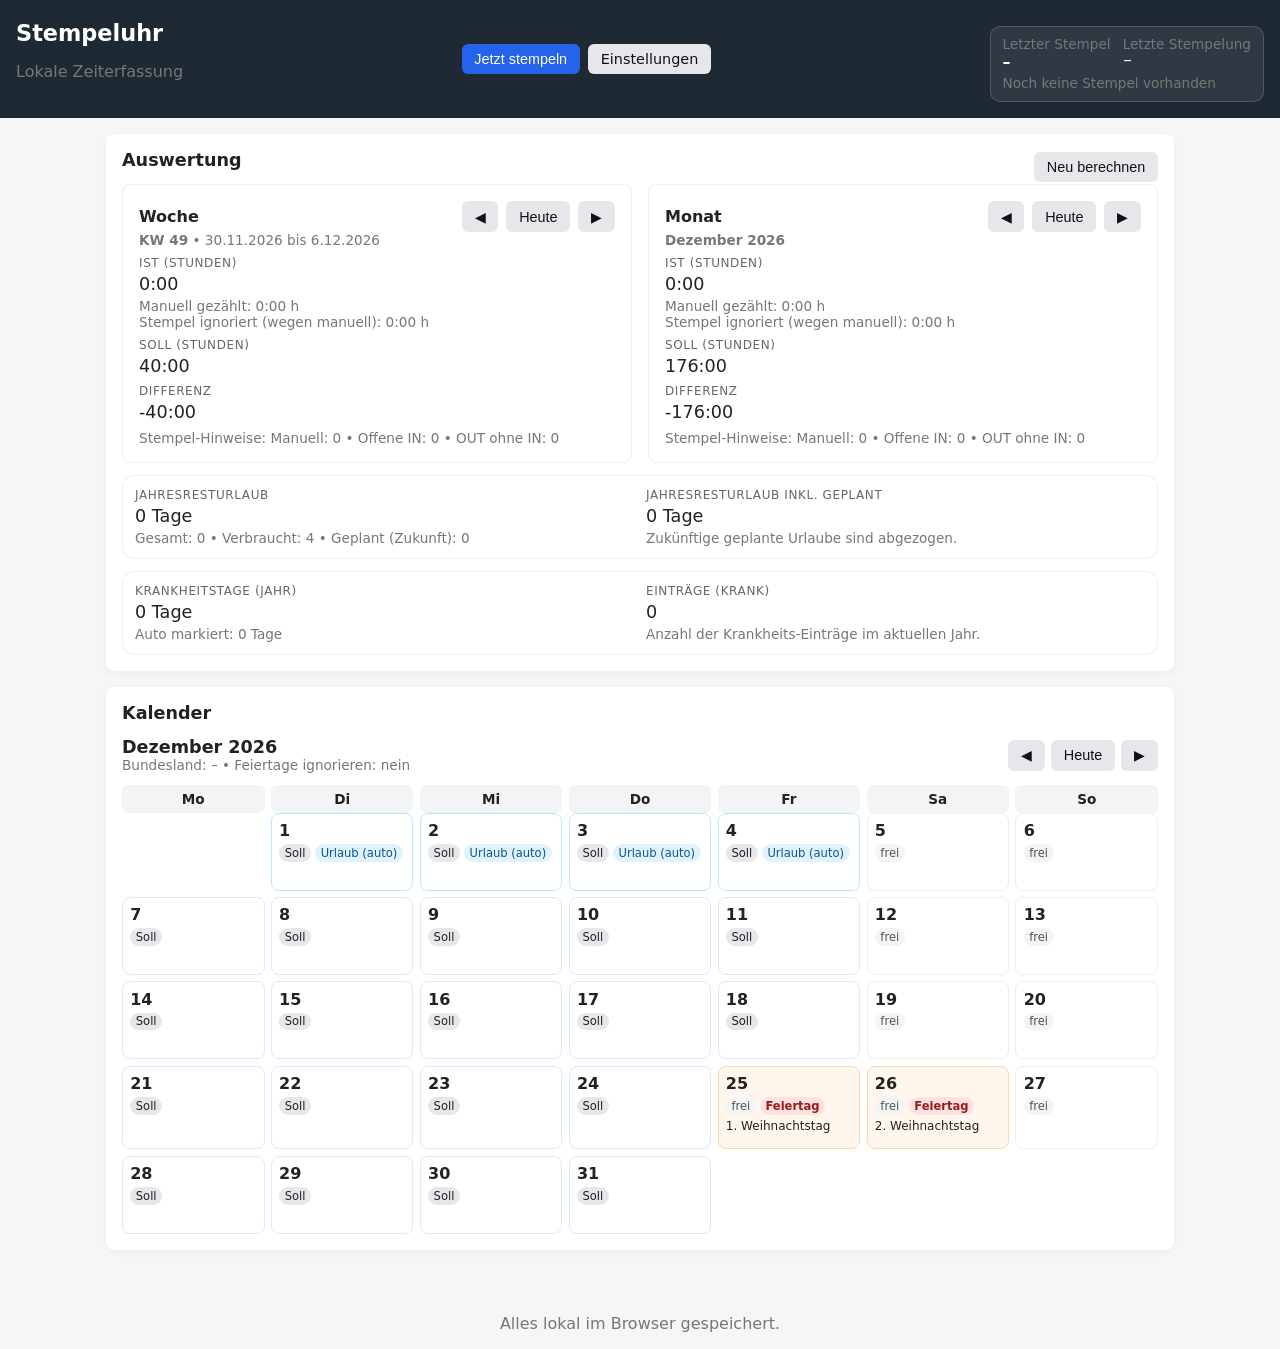
<file: index.html>
<!DOCTYPE html>
<html lang="de">
<head>
  <meta charset="UTF-8" />
  <title>Stempeluhr – Übersicht</title>
  <meta name="viewport" content="width=device-width, initial-scale=1.0" />

  <link rel="manifest" href="/manifest.json" />
  <meta name="theme-color" content="#1f2933" />

  <link rel="stylesheet" href="src/css/style.css" />

  <!-- Mobile-Optimierung nur für diese Seite -->
  <style>
    /* Header / Buttons auf Mobile besser stapeln */
    .topbar .nav { display:flex; gap:0.5rem; align-items:center; }
    .topbar .nav .btn { white-space:nowrap; }

    .topbar-sub {
      margin-top: 0.6rem;
      padding: 0.6rem 0.75rem;
      border-radius: 10px;
      background: rgba(255,255,255,0.08);
      border: 1px solid rgba(255,255,255,0.15);
    }
    .topbar-sub .sub-row {
      display:flex;
      gap:0.75rem;
      align-items:baseline;
      justify-content:space-between;
      flex-wrap:wrap;
    }
    .topbar-sub .laststamp {
      font-weight: 600;
    }

    /* Urlaub-Box in Auswertung */
    .vac-box {
      margin-top: 0.75rem;
      padding: 0.75rem;
      border-radius: 12px;
      border: 1px solid #eee;
      background: #fff;
    }
    .vac-grid {
      display:grid;
      grid-template-columns: 1fr 1fr;
      gap: 0.75rem;
    }
    @media (max-width: 640px) {
      .vac-grid { grid-template-columns: 1fr; }
    }

    /* Tage & Stempel Tabelle: mobile-freundliche Zeilen */
    .days-table td { vertical-align: top; }
    .days-stamps-wrap { display:flex; flex-direction:column; gap:0.35rem; }
    .stamp-line { display:flex; align-items:center; gap:0.5rem; flex-wrap:wrap; }
    .stamp-actions { display:flex; gap:0.35rem; flex-wrap:wrap; }
    .btn.mini { padding: 0.2rem 0.45rem; font-size: 0.85rem; }

    .days-subrow td {
      padding-top: 0.6rem;
      padding-bottom: 0.6rem;
      border-top: 0;
    }
    .subrow-box {
      display:flex;
      align-items:flex-start;
      justify-content:space-between;
      gap:0.75rem;
      flex-wrap:wrap;
    }
    .subrow-left { min-width: 200px; }
    .subrow-right { display:flex; gap:0.5rem; flex-wrap:wrap; }

    /* Auf Mobile: Header kompakter, Buttons untereinander, Tabellen-Header für Tage ausblenden */
    @media (max-width: 640px) {
      .topbar { padding-bottom: 0.75rem; }
      .topbar .nav { width:100%; flex-direction:column; align-items:stretch; }
      .topbar .nav .btn, .topbar .nav a.btn { width:100%; text-align:center; }

      .topbar-sub { width:100%; }
      .topbar-sub .sub-row { flex-direction:column; align-items:flex-start; gap:0.35rem; }

      .container { padding-top: 0.75rem; }

      /* Tage-Tabelle: Kopf ausblenden */
      .days-table thead { display:none; }
      .days-table td { padding: 0.6rem; }
      .subrow-box { flex-direction:column; align-items:stretch; }
      .subrow-right { justify-content:flex-start; }
    }
  </style>
</head>
<body>

  <header class="topbar">
    <div>
      <h1>Stempeluhr</h1>
      <p class="muted">Lokale Zeiterfassung</p>
    </div>

    <nav class="nav">
      <button class="btn" id="btnStampNow" type="button">Jetzt stempeln</button>
      <a class="btn secondary" href="settings.html">Einstellungen</a>
    </nav>

    <!-- Letzter Stempel direkt unter dem Button -->
    <div class="topbar-sub" id="topbarLastStamp">
      <div class="sub-row">
        <div>
          <div class="muted small">Letzter Stempel</div>
          <div class="laststamp" id="lastStampTopValue">–</div>
        </div>
        <div>
          <div class="muted small">Letzte Stempelung</div>
          <div class="mono" id="lastStampTopAgo">–</div>
        </div>
      </div>
      <div class="muted small" id="lastStampTopMeta" style="margin-top:0.25rem;">–</div>
    </div>
  </header>

  <main class="container">

    <section class="card">
      <div class="row">
        <h2>Auswertung</h2>
        <div class="row-right">
          <button class="btn secondary" id="btnRecalc" type="button">Neu berechnen</button>
        </div>
      </div>

      <div class="grid2">
        <div class="card" style="margin:0; box-shadow:none; border:1px solid #eee;">
          <div class="row" style="align-items:center;">
            <h3 style="margin:0; font-size:1rem;">Woche</h3>
            <div class="row-right">
              <button class="btn secondary" id="weekPrev" type="button">◀</button>
              <button class="btn secondary" id="weekToday" type="button">Heute</button>
              <button class="btn secondary" id="weekNext" type="button">▶</button>
            </div>
          </div>
          <div class="muted small" id="weekRange">–</div>

          <div style="margin-top:0.5rem;">
            <div class="label">IST (Stunden)</div>
            <div class="value" id="weekWorked">–</div>
            <div class="muted small" id="weekManualAdded">–</div>
            <div class="muted small" id="weekStampIgnored">–</div>
          </div>

          <div style="margin-top:0.5rem;">
            <div class="label">SOLL (Stunden)</div>
            <div class="value" id="weekTarget">–</div>
          </div>

          <div style="margin-top:0.5rem;">
            <div class="label">Differenz</div>
            <div class="value" id="weekDiff">–</div>
          </div>

          <div class="muted small" style="margin-top:0.5rem;" id="weekFlags">–</div>
        </div>

        <div class="card" style="margin:0; box-shadow:none; border:1px solid #eee;">
          <div class="row" style="align-items:center;">
            <h3 style="margin:0; font-size:1rem;">Monat</h3>
            <div class="row-right">
              <button class="btn secondary" id="monthPrev" type="button">◀</button>
              <button class="btn secondary" id="monthToday" type="button">Heute</button>
              <button class="btn secondary" id="monthNext" type="button">▶</button>
            </div>
          </div>
          <div class="muted small" id="monthRange">–</div>

          <div style="margin-top:0.5rem;">
            <div class="label">IST (Stunden)</div>
            <div class="value" id="monthWorked">–</div>
            <div class="muted small" id="monthManualAdded">–</div>
            <div class="muted small" id="monthStampIgnored">–</div>
          </div>

          <div style="margin-top:0.5rem;">
            <div class="label">SOLL (Stunden)</div>
            <div class="value" id="monthTarget">–</div>
          </div>

          <div style="margin-top:0.5rem;">
            <div class="label">Differenz</div>
            <div class="value" id="monthDiff">–</div>
          </div>

          <div class="muted small" style="margin-top:0.5rem;" id="monthFlags">–</div>
        </div>
      </div>

      <!-- NEU: Jahresresturlaub -->
      <div class="vac-box">
        <div class="vac-grid">
          <div>
            <div class="label">Jahresresturlaub</div>
            <div class="value" id="vacRemaining">–</div>
            <div class="muted small" id="vacMeta">–</div>
          </div>
          <div>
            <div class="label">Jahresresturlaub inkl. geplant</div>
            <div class="value" id="vacRemainingPlanned">–</div>
            <div class="muted small">Zukünftige geplante Urlaube sind abgezogen.</div>
          </div>
        </div>
      </div>

      <div class="vac-box">
        <div class="vac-grid">
          <div>
            <div class="label">Krankheitstage (Jahr)</div>
            <div class="value" id="sickDaysYear">–</div>
            <div class="muted small" id="sickMeta">–</div>
          </div>
          <div>
            <div class="label">Einträge (Krank)</div>
            <div class="value" id="sickEntries">–</div>
            <div class="muted small">Anzahl der Krankheits-Einträge im aktuellen Jahr.</div>
          </div>
        </div>
      </div>
    </section>

    <section class="card">
      <h2>Kalender</h2>
      <div id="calendarMount"></div>
    </section>

  </main>

  <!-- Modal: Tag bearbeiten -->
  <div id="manualModal" class="modal hidden" aria-hidden="true">
    <div class="modal-backdrop" id="modalBackdrop"></div>
    <div class="modal-card">
      <div class="row">
        <h3 style="margin:0;">Tag bearbeiten</h3>
        <button class="btn secondary" id="btnModalClose" type="button">✕</button>
      </div>

      <div class="muted small" id="modalDateLabel">–</div>

      <div style="margin-top:0.75rem;">
        <div class="label">Gestempelte Zeiten</div>
        <div id="dayStampList" class="stamp-edit-list muted small">–</div>

        <div class="grid2" style="margin-top:0.5rem;">
          <div>
            <label class="label" for="dayStampType">Typ</label>
            <select id="dayStampType" style="width:100%; padding:0.5rem; border:1px solid #ddd; border-radius:6px;">
              <option value="IN">IN</option>
              <option value="OUT">OUT</option>
            </select>
          </div>
          <div>
            <label class="label" for="dayStampTime">Uhrzeit (HH:MM)</label>
            <input id="dayStampTime" type="time" style="width:100%; padding:0.5rem; border:1px solid #ddd; border-radius:6px;">
          </div>
        </div>

        <div class="row" style="margin-top:0.5rem;">
          <button class="btn secondary" id="btnAddStamp" type="button">Stempel hinzufügen</button>
        </div>
      </div>

      <div class="grid2" style="margin-top:0.75rem;">
        <div>
          <label class="label" for="mwStart">Start (HH:MM)</label>
          <input id="mwStart" type="time" style="width:100%; padding:0.5rem; border:1px solid #ddd; border-radius:6px;">
        </div>
        <div>
          <label class="label" for="mwEnd">Ende (HH:MM)</label>
          <input id="mwEnd" type="time" style="width:100%; padding:0.5rem; border:1px solid #ddd; border-radius:6px;">
        </div>
      </div>

      <div style="margin-top:0.75rem;">
        <label class="label" for="mwBreak">Pause (Minuten)</label>
        <input id="mwBreak" type="number" min="0" step="1" value="0"
               style="width:100%; padding:0.5rem; border:1px solid #ddd; border-radius:6px;">
      </div>

      <div class="muted small" style="margin-top:0.5rem;" id="mwPreview">–</div>
      <div class="muted small warn" style="margin-top:0.5rem;" id="mwError"></div>
      <div class="muted small" style="margin-top:0.5rem;" id="mwStatus"></div>

      <div class="row" style="margin-top:0.75rem;">
        <button class="btn" id="btnMwSave" type="button">Speichern</button>
        <button class="btn secondary" id="btnMwDelete" type="button">Löschen</button>
      </div>

      <div style="margin-top:1rem;">
        <div class="label">Abwesenheit</div>
        <select id="dayAbsenceSelect" style="width:100%; padding:0.5rem; border:1px solid #ddd; border-radius:6px;">
          <option value="">Keine</option>
          <option value="VACATION">Urlaub</option>
          <option value="VACATION_AUTO">Urlaub (auto)</option>
          <option value="SICK">Krank</option>
          <option value="WORK_MANUAL">Arbeit (manuell)</option>
        </select>

        <div class="row" style="margin-top:0.5rem;">
          <button class="btn secondary" id="btnAbsenceSave" type="button">Speichern</button>
          <button class="btn secondary" id="btnAbsenceClear" type="button">Entfernen</button>
        </div>
      </div>
    </div>
  </div>

  <footer class="footer muted">
    <span>Alles lokal im Browser gespeichert.</span>
  </footer>

  <script src="src/js/storage.js"></script>
  <script src="src/js/clock.js"></script>


  <script src="src/js/holidays.js"></script>
  <script src="src/js/analytics.js"></script>

  <script src="src/js/absence.js"></script>
  <script src="src/js/manual_work.js"></script>
  <script src="src/js/calendar.js"></script>

  <script src="src/js/install.js"></script>

  <script>
    (function () {
      function pad2(n) { return String(n).padStart(2, "0"); }
      function formatDate(st) { return `${st.year}-${pad2(st.month)}-${pad2(st.day)}`; }
      function formatTime(st) { return `${pad2(st.hour)}:${pad2(st.minute)}:${pad2(st.second)}`; }

      function setHint(text) {
        const el = document.getElementById("exportHint");
        if (el) el.textContent = text;
      }

      function formatAgoFromTimestamp(ts) {
        if (!ts || typeof ts !== "number") return "–";
        const diffMs = Date.now() - ts;
        if (diffMs < 0) return "–";
        const totalMin = Math.floor(diffMs / 60000);
        const hh = Math.floor(totalMin / 60);
        const mm = totalMin % 60;
        if (hh <= 0) return `vor ${mm} min`;
        return `vor ${hh} h ${mm} min`;
      }

      // ---------- Urlaub: Soll-Anteil pro Tag (1.0 oder 0.5 etc.) ----------
      function weekdayKey(d) {
        const dow = d.getDay(); // 0..6
        return dow === 1 ? "mon"
          : dow === 2 ? "tue"
          : dow === 3 ? "wed"
          : dow === 4 ? "thu"
          : dow === 5 ? "fri"
          : dow === 6 ? "sat"
          : "sun";
      }

      function getWorkdaysSafe(settings) {
        const def = { mon: true, tue: true, wed: true, thu: true, fri: true, sat: false, sun: false };
        const wd = settings && settings.workdays ? settings.workdays : def;
        return { ...def, ...wd };
      }

      function customOffFactor(settings, dateStr) {
        const list = Array.isArray(settings.customHolidays) ? settings.customHolidays : [];
        const found = list.find(x => x && x.date === dateStr);
        if (!found) return 0;
        const f = Number(found.factor);
        if (Number.isNaN(f) || f < 0) return 0;
        return Math.min(1, f);
      }

      function legalOffFactor(settings, dateObj) {
        if (!window.HolidaysService || !HolidaysService.getHolidayInfo) return 0;
        const info = HolidaysService.getHolidayInfo(settings, dateObj);
        return info && info.offFactor ? info.offFactor : 0;
      }

      function getDailyHoursByDay(settings) {
        const def = { mon: 8, tue: 8, wed: 8, thu: 8, fri: 8, sat: 0, sun: 0 };
        const src = (settings && settings.standardDailyHoursByDay && typeof settings.standardDailyHoursByDay === "object")
          ? settings.standardDailyHoursByDay
          : {};
        const out = { ...def };
        Object.keys(def).forEach(k => {
          const v = Number(src[k]);
          if (!Number.isNaN(v) && v >= 0) out[k] = v;
        });
        return out;
      }

      function getStandardDailyHoursForDate(settings, dateObj) {
        const map = getDailyHoursByDay(settings);
        const key = weekdayKey(dateObj);
        return map[key];
      }

      function getVacationDayHours(settings) {
        const hours = Number(settings && settings.vacationDayHours);
        if (!Number.isNaN(hours) && hours > 0) return hours;
        return 8;
      }

      function ymdFromDate(d) {
        return `${String(d.getFullYear()).padStart(4, "0")}-${pad2(d.getMonth() + 1)}-${pad2(d.getDate())}`;
      }

      // gibt requiredFraction zurück: 0 / 0.5 / 1 ...
      function requiredWorkFraction(settings, workdays, dateObj) {
        const key = weekdayKey(dateObj);
        if (!workdays[key]) return 0;

        const dateStr = ymdFromDate(dateObj);
        const off = Math.max(
          legalOffFactor(settings, dateObj),
          customOffFactor(settings, dateStr)
        );
        const req = 1 - off;
        return req > 0 ? req : 0;
      }

      function hasStampOnDate(stamps, dateStr) {
        return (Array.isArray(stamps) ? stamps : []).some(s => {
          if (!s || !s.year) return false;
          const ds = `${s.year}-${pad2(s.month)}-${pad2(s.day)}`;
          return ds === dateStr;
        });
      }

      function formatDays(n) {
        if (typeof n !== "number" || Number.isNaN(n)) return "–";
        const rounded = Math.round(n * 10) / 10;
        if (Math.abs(rounded - Math.round(rounded)) < 1e-9) return String(Math.round(rounded));
        return rounded.toFixed(1);
      }

      function computeVacationStats() {
        const settings = StorageService.getSettings() || {};
        const workdays = getWorkdaysSafe(settings);
        const vacationDayHours = getVacationDayHours(settings);

        const totalYear = Number(settings.vacationAvailable || 0);
        const carry = (typeof settings.carryoverRemaining === "number")
          ? settings.carryoverRemaining
          : (typeof settings.carryoverDays === "number" ? settings.carryoverDays : 0);

        const totalEntitlement = Math.max(0, totalYear + Math.max(0, carry));

        const data = StorageService.getData();
        const stamps = Array.isArray(data.stamps) ? data.stamps : [];
        const absences = Array.isArray(StorageService.getAbsences()) ? StorageService.getAbsences() : [];

        const today = new Date();
        today.setHours(0,0,0,0);
        const curYear = today.getFullYear();

        let usedSoFar = 0;
        let plannedFuture = 0;

        absences.forEach(a => {
          if (!a || a.type !== "VACATION" || !a.date) return;
          const m = String(a.date).match(/^(\d{4})-(\d{2})-(\d{2})$/);
          if (!m) return;

          const y = Number(m[1]), mo = Number(m[2]), da = Number(m[3]);
          if (y !== curYear) return;

          const d = new Date(y, mo - 1, da, 0,0,0,0);
          const dateStr = a.date;

          // Wenn gestempelt wurde, zählt dieser Tag NICHT als Urlaub (refund)
          if (hasStampOnDate(stamps, dateStr)) return;

          const req = requiredWorkFraction(settings, workdays, d);
          if (req <= 0) return;

          const standardDailyHours = getStandardDailyHoursForDate(settings, d);
          const dayFactor = standardDailyHours / vacationDayHours;

          if (d.getTime() <= today.getTime()) {
            // bis heute: auto + manuell + geplant zählen -> verbraucht
            usedSoFar += req * dayFactor;
          } else {
            // Zukunft: nur "geplant" soll abgezogen werden
            if (a.planned === true) plannedFuture += req * dayFactor;
          }
        });

        const remaining = Math.max(0, totalEntitlement - usedSoFar);
        const remainingInclPlanned = Math.max(0, totalEntitlement - usedSoFar - plannedFuture);

        return {
          totalEntitlement,
          usedSoFar,
          plannedFuture,
          remaining,
          remainingInclPlanned
        };
      }

      function renderVacationSummary() {
        const elRem = document.getElementById("vacRemaining");
        const elRemPl = document.getElementById("vacRemainingPlanned");
        const elMeta = document.getElementById("vacMeta");

        const s = computeVacationStats();
        elRem.textContent = `${formatDays(s.remaining)} Tage`;
        elRemPl.textContent = `${formatDays(s.remainingInclPlanned)} Tage`;

        elMeta.textContent =
          `Gesamt: ${formatDays(s.totalEntitlement)} • Verbraucht: ${formatDays(s.usedSoFar)} • Geplant (Zukunft): ${formatDays(s.plannedFuture)}`;
      }

      function computeSickStats() {
        const settings = StorageService.getSettings() || {};
        const workdays = getWorkdaysSafe(settings);

        const data = StorageService.getData();
        const stamps = Array.isArray(data.stamps) ? data.stamps : [];
        const absences = Array.isArray(StorageService.getAbsences()) ? StorageService.getAbsences() : [];

        const today = new Date();
        today.setHours(0,0,0,0);
        const curYear = today.getFullYear();

        let sickDays = 0;
        let sickEntries = 0;
        let sickAutoDays = 0;

        absences.forEach(a => {
          if (!a || a.type !== "SICK" || !a.date) return;
          const m = String(a.date).match(/^(\d{4})-(\d{2})-(\d{2})$/);
          if (!m) return;

          const y = Number(m[1]), mo = Number(m[2]), da = Number(m[3]);
          if (y !== curYear) return;

          const d = new Date(y, mo - 1, da, 0,0,0,0);
          const dateStr = a.date;

          // Wenn gestempelt wurde, zählt dieser Tag nicht als Krankheitstag
          if (hasStampOnDate(stamps, dateStr)) return;

          const req = requiredWorkFraction(settings, workdays, d);
          if (req <= 0) return;

          sickEntries += 1;
          sickDays += req;
          if (a.auto) sickAutoDays += req;
        });

        return { sickDays, sickEntries, sickAutoDays };
      }

      function renderSickSummary() {
        const elDays = document.getElementById("sickDaysYear");
        const elEntries = document.getElementById("sickEntries");
        const elMeta = document.getElementById("sickMeta");

        const s = computeSickStats();
        elDays.textContent = `${formatDays(s.sickDays)} Tage`;
        elEntries.textContent = String(s.sickEntries);
        elMeta.textContent = `Auto markiert: ${formatDays(s.sickAutoDays)} Tage`;
      }

      // ---------- Modal State ----------
      let currentModalDate = null;

      const modal = document.getElementById("manualModal");
      const modalBackdrop = document.getElementById("modalBackdrop");
      const btnModalClose = document.getElementById("btnModalClose");
      const modalDateLabel = document.getElementById("modalDateLabel");
      const dayStampList = document.getElementById("dayStampList");
      const dayStampType = document.getElementById("dayStampType");
      const dayStampTime = document.getElementById("dayStampTime");
      const btnAddStamp = document.getElementById("btnAddStamp");
      const mwStart = document.getElementById("mwStart");
      const mwEnd = document.getElementById("mwEnd");
      const mwBreak = document.getElementById("mwBreak");
      const mwPreview = document.getElementById("mwPreview");
      const mwError = document.getElementById("mwError");
      const mwStatus = document.getElementById("mwStatus");
      const btnMwSave = document.getElementById("btnMwSave");
      const btnMwDelete = document.getElementById("btnMwDelete");
      const dayAbsenceSelect = document.getElementById("dayAbsenceSelect");
      const btnAbsenceSave = document.getElementById("btnAbsenceSave");
      const btnAbsenceClear = document.getElementById("btnAbsenceClear");

      function parseYmdParts(dateStr) {
        const m = String(dateStr || "").match(/^(\d{4})-(\d{2})-(\d{2})$/);
        if (!m) return null;
        return { year: Number(m[1]), month: Number(m[2]), day: Number(m[3]) };
      }

      function toStampDate(dateStr, timeStr) {
        const parts = parseYmdParts(dateStr);
        if (!parts) return null;
        const m = String(timeStr || "").match(/^(\d{1,2}):(\d{2})$/);
        if (!m) return null;
        const hh = Number(m[1]);
        const mm = Number(m[2]);
        if (hh < 0 || hh > 23 || mm < 0 || mm > 59) return null;
        const dt = new Date(parts.year, parts.month - 1, parts.day, hh, mm, 0, 0);
        return { dt, hh, mm, parts };
      }

      function getAbsenceByDate(dateStr) {
        const abs = StorageService.getAbsences();
        return (Array.isArray(abs) ? abs : []).find(a => a && a.date === dateStr) || null;
      }

      function renderStampList(dateStr) {
        const data = StorageService.getData();
        const stampsAll = Array.isArray(data.stamps) ? data.stamps : [];
        const parts = parseYmdParts(dateStr);
        if (!parts) return;

        const stampsForDay = stampsAll
          .filter(s => s && s.year === parts.year && s.month === parts.month && s.day === parts.day)
          .slice()
          .sort((a, b) => a.timestamp - b.timestamp);

        dayStampList.innerHTML = "";

        if (!stampsForDay.length) {
          dayStampList.textContent = "Keine Stempel.";
          return;
        }

        stampsForDay.forEach(st => {
          const row = document.createElement("div");
          row.className = "stamp-edit-row";

          const typeSelect = document.createElement("select");
          typeSelect.innerHTML = `
            <option value="IN">IN</option>
            <option value="OUT">OUT</option>
          `;
          typeSelect.value = st.type || "IN";

          const timeInput = document.createElement("input");
          timeInput.type = "time";
          timeInput.value = `${pad2(st.hour)}:${pad2(st.minute)}`;

          const btnUpdate = document.createElement("button");
          btnUpdate.className = "btn secondary mini";
          btnUpdate.type = "button";
          btnUpdate.textContent = "Ändern";
          btnUpdate.onclick = () => {
            const t = toStampDate(dateStr, timeInput.value);
            if (!t) { alert("Ungültige Zeit."); return; }

            StorageService.updateStampByTimestamp(st.timestamp, {
              type: typeSelect.value,
              hour: t.hh,
              minute: t.mm,
              second: 0,
              timestamp: t.dt.getTime(),
              iso: t.dt.toISOString(),
              year: t.parts.year,
              month: t.parts.month,
              day: t.parts.day,
              manualRequired: false,
              cutoffFlag: false,
              manualEntry: true
            });

            renderAll();
            renderStampList(dateStr);
          };

          const btnDelete = document.createElement("button");
          btnDelete.className = "btn secondary mini";
          btnDelete.type = "button";
          btnDelete.textContent = "Löschen";
          btnDelete.onclick = () => {
            const ok = confirm(`Diesen Stempel löschen?\n${st.type} ${pad2(st.hour)}:${pad2(st.minute)} (${dateStr})`);
            if (!ok) return;
            StorageService.deleteStampByTimestamp(st.timestamp);
            renderAll();
            renderStampList(dateStr);
          };

          row.appendChild(typeSelect);
          row.appendChild(timeInput);
          row.appendChild(btnUpdate);
          row.appendChild(btnDelete);
          dayStampList.appendChild(row);
        });
      }

      function refreshModalData(dateStr) {
        mwError.textContent = "";
        mwStatus.textContent = "";
        modalDateLabel.textContent = `Datum: ${dateStr}`;

        const existing = ManualWorkService.getByDate(dateStr);
        if (existing) {
          mwStart.value = existing.start || "";
          mwEnd.value = existing.end || "";
          mwBreak.value = String(existing.breakMinutes ?? 0);
        } else {
          mwStart.value = "";
          mwEnd.value = "";
          mwBreak.value = "0";
        }

        const absence = getAbsenceByDate(dateStr);
        if (!absence) {
          dayAbsenceSelect.value = "";
        } else if (absence.type === "VACATION" && absence.auto) {
          dayAbsenceSelect.value = "VACATION_AUTO";
        } else {
          dayAbsenceSelect.value = absence.type || "";
        }

        renderStampList(dateStr);
        updatePreview();
      }

      function openModal(dateStr) {
        currentModalDate = dateStr;
        refreshModalData(dateStr);

        modal.classList.remove("hidden");
        modal.setAttribute("aria-hidden", "false");
      }

      function closeModal() {
        modal.classList.add("hidden");
        modal.setAttribute("aria-hidden", "true");
        currentModalDate = null;
      }

      function updatePreview() {
        mwError.textContent = "";
        mwStatus.textContent = "";
        if (!currentModalDate) { mwPreview.textContent = "–"; return; }

        const s = mwStart.value;
        const e = mwEnd.value;
        const b = Number(mwBreak.value || 0);

        if (!s || !e) {
          mwPreview.textContent = "Bitte Start und Ende eintragen.";
          return;
        }

        function toMin(t) {
          const m = String(t).match(/^(\d{1,2}):(\d{2})$/);
          if (!m) return null;
          const hh = Number(m[1]), mm = Number(m[2]);
          if (hh < 0 || hh > 23 || mm < 0 || mm > 59) return null;
          return hh * 60 + mm;
        }

        const sm = toMin(s), em = toMin(e);
        if (sm === null || em === null) { mwPreview.textContent = "Ungültige Zeit."; return; }
        if (em <= sm) { mwPreview.textContent = "Ende muss nach Start liegen."; return; }

        const worked = Math.max(0, (em - sm) - Math.max(0, b));
        const hours = (worked / 60).toFixed(2);
        mwPreview.textContent = `Ergebnis: ${worked} Minuten (= ${hours} Stunden)`;
      }

      mwStart.addEventListener("input", updatePreview);
      mwEnd.addEventListener("input", updatePreview);
      mwBreak.addEventListener("input", updatePreview);

      modalBackdrop.onclick = closeModal;
      btnModalClose.onclick = closeModal;

      btnMwSave.onclick = () => {
        if (!currentModalDate) return;
        const res = ManualWorkService.upsert(currentModalDate, mwStart.value, mwEnd.value, Number(mwBreak.value || 0));
        if (!res.ok) { mwError.textContent = res.error; return; }

        AbsenceService.setAbsence(currentModalDate, AbsenceService.TYPES.WORK_MANUAL);
        mwStatus.textContent = "Manuelle Zeit gespeichert.";
        renderAll();
        refreshModalData(currentModalDate);
      };

      btnMwDelete.onclick = () => {
        if (!currentModalDate) return;
        ManualWorkService.remove(currentModalDate);
        const absence = getAbsenceByDate(currentModalDate);
        if (absence && absence.type === "WORK_MANUAL") AbsenceService.clearAbsence(currentModalDate);
        mwStatus.textContent = "Manuelle Zeit gelöscht.";
        renderAll();
        refreshModalData(currentModalDate);
      };

      btnAddStamp.onclick = () => {
        if (!currentModalDate) return;
        const t = toStampDate(currentModalDate, dayStampTime.value);
        if (!t) { alert("Bitte eine gültige Uhrzeit angeben."); return; }

        StorageService.addStamp({
          type: dayStampType.value,
          iso: t.dt.toISOString(),
          year: t.parts.year,
          month: t.parts.month,
          day: t.parts.day,
          hour: t.hh,
          minute: t.mm,
          second: 0,
          timestamp: t.dt.getTime(),
          manualRequired: false,
          cutoffFlag: false,
          manualEntry: true
        });

        dayStampTime.value = "";
        renderAll();
        renderStampList(currentModalDate);
      };

      btnAbsenceSave.onclick = () => {
        if (!currentModalDate) return;
        const val = dayAbsenceSelect.value;
        if (!val) {
          AbsenceService.clearAbsence(currentModalDate);
        } else if (val === "VACATION_AUTO") {
          AbsenceService.setAbsenceWithFlags(currentModalDate, AbsenceService.TYPES.VACATION, { auto: true });
        } else {
          AbsenceService.setAbsence(currentModalDate, val);
        }
        renderAll();
        refreshModalData(currentModalDate);
      };

      btnAbsenceClear.onclick = () => {
        if (!currentModalDate) return;
        AbsenceService.clearAbsence(currentModalDate);
        renderAll();
        refreshModalData(currentModalDate);
      };

      // ---------- Rendering ----------
      let weekOffset = 0;
      let monthOffset = 0;

      function getWeekReferenceDate() {
        const d = new Date();
        d.setDate(d.getDate() + (weekOffset * 7));
        return d;
      }

      function getMonthReferenceDate() {
        const d = new Date();
        d.setMonth(d.getMonth() + monthOffset);
        return d;
      }

      function getIsoWeekNumber(date) {
        const utcDate = new Date(Date.UTC(date.getFullYear(), date.getMonth(), date.getDate()));
        const dayNum = utcDate.getUTCDay() || 7;
        utcDate.setUTCDate(utcDate.getUTCDate() + 4 - dayNum);
        const yearStart = new Date(Date.UTC(utcDate.getUTCFullYear(), 0, 1));
        const weekNo = Math.ceil((((utcDate - yearStart) / 86400000) + 1) / 7);
        return weekNo;
      }

      function getMonthLabel(date) {
        return date.toLocaleString("de-DE", { month: "long", year: "numeric" });
      }

      function formatDateEU(date) {
        return date.toLocaleDateString("de-DE");
      }

      function renderAnalysis() {
        const summary = Analytics.getSummary({
          weekDate: getWeekReferenceDate(),
          monthDate: getMonthReferenceDate()
        });

        const weekNumber = getIsoWeekNumber(summary.week.start);
        document.getElementById("weekRange").innerHTML =
          `<strong>KW ${String(weekNumber).padStart(2, "0")}</strong> • ${formatDateEU(summary.week.start)} bis ${formatDateEU(new Date(summary.week.endExclusive.getTime() - 1))}`;

        document.getElementById("weekWorked").textContent = Analytics.formatHours(summary.week.workedHours);
        document.getElementById("weekManualAdded").textContent =
          `Manuell gezählt: ${Analytics.formatHours(summary.week.manualHoursAdded)} h`;
        document.getElementById("weekStampIgnored").textContent =
          `Stempel ignoriert (wegen manuell): ${Analytics.formatHours(summary.week.stampHoursIgnored)} h`;

        document.getElementById("weekTarget").textContent = Analytics.formatHours(summary.week.targetHours);
        document.getElementById("weekDiff").textContent = Analytics.formatSignedDiff(summary.week.diffHours);
        document.getElementById("weekFlags").textContent =
          `Stempel-Hinweise: Manuell: ${summary.week.manualCount} • Offene IN: ${summary.week.openCount} • OUT ohne IN: ${summary.week.unmatchedOutCount}`;

        const monthLabel = getMonthLabel(summary.month.start);
        document.getElementById("monthRange").innerHTML =
          `<strong>${monthLabel}</strong>`;

        document.getElementById("monthWorked").textContent = Analytics.formatHours(summary.month.workedHours);
        document.getElementById("monthManualAdded").textContent =
          `Manuell gezählt: ${Analytics.formatHours(summary.month.manualHoursAdded)} h`;
        document.getElementById("monthStampIgnored").textContent =
          `Stempel ignoriert (wegen manuell): ${Analytics.formatHours(summary.month.stampHoursIgnored)} h`;

        document.getElementById("monthTarget").textContent = Analytics.formatHours(summary.month.targetHours);
        document.getElementById("monthDiff").textContent = Analytics.formatSignedDiff(summary.month.diffHours);
        document.getElementById("monthFlags").textContent =
          `Stempel-Hinweise: Manuell: ${summary.month.manualCount} • Offene IN: ${summary.month.openCount} • OUT ohne IN: ${summary.month.unmatchedOutCount}`;

        // NEU
        renderVacationSummary();
        renderSickSummary();
      }

      function renderCalendar() {
        if (window.CalendarView) CalendarView.renderMonth("calendarMount", new Date());
      }

      window.addEventListener("calendar:day-click", (event) => {
        const dateStr = event && event.detail ? event.detail.dateStr : null;
        if (dateStr) openModal(dateStr);
      });

      function renderAbsences() {
        const tbody = document.getElementById("absTbody");
        if (!tbody) return;
        tbody.innerHTML = "";

        const list = AbsenceService.listAbsencesForMonth(new Date());
        if (!list.length) {
          tbody.innerHTML = `<tr><td colspan="5" class="muted">Keine</td></tr>`;
          return;
        }

        list.forEach(a => {
          const label =
            a.type === "VACATION" ? (a.planned ? "Urlaub (geplant)" : "Urlaub") :
            a.type === "SICK" ? "Krank" :
            a.type === "WORK_MANUAL" ? "Arbeit (manuell)" : a.type;

          const issueText = "–";

          const tr = document.createElement("tr");
          tr.innerHTML = `
            <td class="mono">${a.date}</td>
            <td>${label}</td>
            <td class="${a.auto ? "warn" : "muted"}">${a.auto ? "ja" : "nein"}</td>
            <td class="muted">${issueText}</td>
            <td>
              <button class="btn secondary" data-act="time" type="button">Zeit</button>
              <button class="btn secondary" data-act="vac" type="button">Urlaub</button>
              <button class="btn secondary" data-act="sick" type="button">Krank</button>
              <button class="btn secondary" data-act="work" type="button">Arbeit</button>
              <button class="btn secondary" data-act="clear" type="button">Entfernen</button>
            </td>
          `;

          tr.querySelectorAll("button").forEach(btn => {
            btn.onclick = () => {
              const act = btn.getAttribute("data-act");
              if (act === "time") { openModal(a.date); return; }
              if (act === "vac") AbsenceService.setAbsence(a.date, AbsenceService.TYPES.VACATION);
              if (act === "sick") AbsenceService.setAbsence(a.date, AbsenceService.TYPES.SICK);
              if (act === "work") AbsenceService.setAbsence(a.date, AbsenceService.TYPES.WORK_MANUAL);
              if (act === "clear") AbsenceService.clearAbsence(a.date);

              renderAbsences();
              renderCalendar();
              renderAnalysis();
              renderDaysStamps();
            };
          });

          tbody.appendChild(tr);
        });
      }

      // ---------- Tage & Stempel ----------
      function getConflictForStamps(stampsForDay) {
        const stamps = (stampsForDay || []).slice().sort((a, b) => a.timestamp - b.timestamp);
        const reasons = [];

        if (stamps.some(s => s && (s.manualRequired || s.cutoffFlag))) reasons.push("Manuelle Prüfung nötig");

        for (let i = 1; i < stamps.length; i++) {
          if (stamps[i] && stamps[i - 1] && stamps[i].type === stamps[i - 1].type) {
            reasons.push("Doppelter Typ (z.B. IN/IN)");
            break;
          }
        }

        const inCount = stamps.filter(s => s && s.type === "IN").length;
        const outCount = stamps.filter(s => s && s.type === "OUT").length;
        if (inCount !== outCount) reasons.push(inCount > outCount ? "Offenes IN ohne OUT" : "OUT ohne IN");

        const uniq = Array.from(new Set(reasons));
        return { hasConflict: uniq.length > 0, text: uniq.join(" • ") };
      }

      function promptHHMM(defaultValue) {
        const v = prompt("Uhrzeit (HH:MM):", defaultValue || "");
        if (v === null) return null;
        const m = String(v).trim().match(/^(\d{1,2}):(\d{2})$/);
        if (!m) return { ok: false, error: "Ungültiges Format. Bitte HH:MM." };
        const hh = Number(m[1]), mm = Number(m[2]);
        if (hh < 0 || hh > 23 || mm < 0 || mm > 59) return { ok: false, error: "Ungültige Uhrzeit." };
        return { ok: true, hh, mm, raw: `${pad2(hh)}:${pad2(mm)}` };
      }

      function promptType(defaultType) {
        const v = prompt('Typ ("IN" oder "OUT"):', defaultType || "IN");
        if (v === null) return null;
        const t = String(v).trim().toUpperCase();
        if (t !== "IN" && t !== "OUT") return { ok: false, error: 'Nur "IN" oder "OUT" erlaubt.' };
        return { ok: true, type: t };
      }

      function renderDaysStamps() {
        const tbody = document.getElementById("daysTbody");
        if (!tbody) return;
        tbody.innerHTML = "";

        const data = StorageService.getData();
        const stampsAll = Array.isArray(data.stamps) ? data.stamps : [];

        const now = new Date();
        const year = now.getFullYear();
        const month = now.getMonth(); // 0..11
        const monthNr = month + 1;

        const maxDay = now.getDate();

        for (let d = 1; d <= maxDay; d++) {
          const dateStr = `${year}-${pad2(monthNr)}-${pad2(d)}`;

          const stampsForDay = stampsAll
            .filter(s => s && s.year === year && s.month === monthNr && s.day === d)
            .slice()
            .sort((a, b) => a.timestamp - b.timestamp);

          const manual = ManualWorkService.getByDate(dateStr);
          const conflict = getConflictForStamps(stampsForDay);

          const tr1 = document.createElement("tr");

          const dateCell = document.createElement("td");
          dateCell.className = "mono";
          dateCell.textContent = dateStr;

          const stampCell = document.createElement("td");
          if (!stampsForDay.length) {
            stampCell.innerHTML = `<span class="muted">–</span>`;
          } else {
            const wrap = document.createElement("div");
            wrap.className = "days-stamps-wrap";

            stampsForDay.forEach(st => {
              const line = document.createElement("div");
              line.className = "stamp-line";

              const label = document.createElement("span");
              label.className = (st.manualRequired || st.cutoffFlag) ? "warn mono" : "mono";
              label.textContent = `${st.type} ${pad2(st.hour)}:${pad2(st.minute)}:${pad2(st.second)}`;

              const actions = document.createElement("span");
              actions.className = "stamp-actions";

              const btnEdit = document.createElement("button");
              btnEdit.className = "btn secondary mini";
              btnEdit.type = "button";
              btnEdit.textContent = "Bearbeiten";
              btnEdit.onclick = () => {
                const tRes = promptType(st.type);
                if (!tRes) return;
                if (!tRes.ok) { alert(tRes.error); return; }

                const timeRes = promptHHMM(`${pad2(st.hour)}:${pad2(st.minute)}`);
                if (!timeRes) return;
                if (!timeRes.ok) { alert(timeRes.error); return; }

                const newDate = new Date(year, month, d, timeRes.hh, timeRes.mm, 0, 0);
                StorageService.updateStampByTimestamp(st.timestamp, {
                  type: tRes.type,
                  hour: timeRes.hh,
                  minute: timeRes.mm,
                  second: 0,
                  timestamp: newDate.getTime(),
                  iso: newDate.toISOString(),
                  year,
                  month: monthNr,
                  day: d,
                  manualRequired: false,
                  cutoffFlag: false,
                  manualEntry: true
                });

                renderAll();
                setHint(`Stempel geändert: ${dateStr} ${tRes.type} ${timeRes.raw}`);
              };

              const btnDel = document.createElement("button");
              btnDel.className = "btn secondary mini";
              btnDel.type = "button";
              btnDel.textContent = "Löschen";
              btnDel.onclick = () => {
                const ok = confirm(`Diesen Stempel wirklich löschen?\n${st.type} ${pad2(st.hour)}:${pad2(st.minute)}:${pad2(st.second)} (${dateStr})`);
                if (!ok) return;
                StorageService.deleteStampByTimestamp(st.timestamp);
                renderAll();
                setHint(`Stempel gelöscht: ${dateStr}`);
              };

              actions.appendChild(btnEdit);
              actions.appendChild(btnDel);

              line.appendChild(label);
              if (st.manualRequired || st.cutoffFlag) {
                const flag = document.createElement("span");
                flag.className = "warn small";
                flag.textContent = "⚠ manuell";
                line.appendChild(flag);
              }
              line.appendChild(actions);
              wrap.appendChild(line);
            });

            stampCell.appendChild(wrap);
          }

          const manualCell = document.createElement("td");
          if (!manual) {
            manualCell.innerHTML = `<span class="muted">–</span>`;
          } else {
            manualCell.innerHTML =
              `<span class="mono">${manual.start}–${manual.end}</span>
               <span class="muted small"> • Pause ${manual.breakMinutes} • ${manual.minutesWorked} min</span>`;
          }

          tr1.appendChild(dateCell);
          tr1.appendChild(stampCell);
          tr1.appendChild(manualCell);

          const tr2 = document.createElement("tr");
          tr2.className = "days-subrow";

          const td2 = document.createElement("td");
          td2.colSpan = 3;

          const box = document.createElement("div");
          box.className = "subrow-box";

          const left = document.createElement("div");
          left.className = "subrow-left";

          const conflictLine = document.createElement("div");
          conflictLine.className = conflict.hasConflict ? "warn" : "muted";
          conflictLine.textContent = conflict.hasConflict ? ("⚠ " + conflict.text) : "–";
          left.appendChild(conflictLine);

          const right = document.createElement("div");
          right.className = "subrow-right";

          const btnAdd = document.createElement("button");
          btnAdd.className = "btn secondary";
          btnAdd.type = "button";
          btnAdd.textContent = "Stempel +";
          btnAdd.onclick = () => {
            const tRes = promptType("IN");
            if (!tRes) return;
            if (!tRes.ok) { alert(tRes.error); return; }

            const timeRes = promptHHMM("08:00");
            if (!timeRes) return;
            if (!timeRes.ok) { alert(timeRes.error); return; }

            const dt = new Date(year, month, d, timeRes.hh, timeRes.mm, 0, 0);
            StorageService.addStamp({
              type: tRes.type,
              iso: dt.toISOString(),
              year,
              month: monthNr,
              day: d,
              hour: timeRes.hh,
              minute: timeRes.mm,
              second: 0,
              timestamp: dt.getTime(),
              manualRequired: false,
              cutoffFlag: false,
              manualEntry: true
            });

            renderAll();
            setHint(`Stempel hinzugefügt: ${dateStr} ${tRes.type} ${timeRes.raw}`);
          };

          const btnTime = document.createElement("button");
          btnTime.className = "btn secondary";
          btnTime.type = "button";
          btnTime.textContent = "Zeit";
          btnTime.onclick = () => openModal(dateStr);

          right.appendChild(btnAdd);
          right.appendChild(btnTime);

          box.appendChild(left);
          box.appendChild(right);

          td2.appendChild(box);
          tr2.appendChild(td2);

          tbody.appendChild(tr1);
          tbody.appendChild(tr2);
        }
      }

      function renderMainAndLastStampTop() {
        const data = StorageService.getData();
        const stamps = data.stamps || [];
        const last = stamps[stamps.length - 1] || null;

        const lastStampValue = document.getElementById("lastStampValue");
        const lastStampMeta = document.getElementById("lastStampMeta");

        const topValue = document.getElementById("lastStampTopValue");
        const topAgo = document.getElementById("lastStampTopAgo");
        const topMeta = document.getElementById("lastStampTopMeta");

        if (!last) {
          if (lastStampValue) lastStampValue.textContent = "–";
          if (lastStampMeta) lastStampMeta.textContent = "Noch keine Stempel vorhanden";
          topValue.textContent = "–";
          topAgo.textContent = "–";
          topMeta.textContent = "Noch keine Stempel vorhanden";
        } else {
          const valueText = `${last.type} • ${formatDate(last)} ${formatTime(last)}`;
          const agoText = formatAgoFromTimestamp(last.timestamp);

          if (lastStampValue) lastStampValue.textContent = valueText;
          if (lastStampMeta) {
            lastStampMeta.textContent = `timestamp: ${last.timestamp}${last.manualRequired ? " • ⚠️ manuell" : ""}`;
          }

          topValue.textContent = valueText;
          topAgo.textContent = agoText;
          topMeta.textContent = `${last.manualRequired ? "⚠️ Manuelle Prüfung markiert" : "OK"}`;
        }

        const alerts = document.getElementById("alerts");
        if (alerts) {
          alerts.innerHTML = "";

          const manual = stamps.filter(s => s && s.manualRequired);
          if (manual.length === 0) {
            alerts.innerHTML = `<div class="muted">Keine</div>`;
          } else {
            manual.slice(-5).reverse().forEach(s => {
              const div = document.createElement("div");
              div.className = "alert";
              div.textContent = `⚠️ Manuelle Prüfung: ${formatDate(s)} ${formatTime(s)}`;
              alerts.appendChild(div);
            });
          }
        }

        const tbody = document.getElementById("stampsTbody");
        if (tbody) {
          tbody.innerHTML = "";

          if (stamps.length === 0) {
            tbody.innerHTML = `<tr><td colspan="5" class="muted">Noch keine Einträge</td></tr>`;
          } else {
            stamps.slice(-30).reverse().forEach(st => {
              const tr = document.createElement("tr");
              tr.innerHTML = `
                <td class="${st.manualRequired ? "warn" : ""}">${st.type}</td>
                <td>${formatDate(st)}</td>
                <td>${formatTime(st)}</td>
                <td class="mono">${st.iso}</td>
                <td class="${st.manualRequired ? "warn" : "muted"}">${st.manualRequired ? "JA" : "nein"}</td>
              `;
              tbody.appendChild(tr);
            });
          }
        }
      }

      function renderAll() {
        if (window.AbsenceService) AbsenceService.ensureAutoVacationUpToYesterday();
        renderAnalysis();
        renderCalendar();
        renderAbsences();
        renderDaysStamps();
        renderMainAndLastStampTop();
      }

      document.getElementById("btnStampNow").onclick = () => {
        const result = Clock.toggleStamp();
        setHint(`Gestempelt: ${result.type} • ${result.timeString}${result.manualRequired ? " • ⚠ manuell" : ""}`);
        renderAll();
      };

      const btnRefresh = document.getElementById("btnRefresh");
      if (btnRefresh) {
        btnRefresh.onclick = () => { renderAll(); setHint("Aktualisiert"); };
      }
      document.getElementById("btnRecalc").onclick = () => { renderAnalysis(); renderCalendar(); };
      document.getElementById("weekPrev").onclick = () => { weekOffset -= 1; renderAnalysis(); };
      document.getElementById("weekNext").onclick = () => { weekOffset += 1; renderAnalysis(); };
      document.getElementById("weekToday").onclick = () => { weekOffset = 0; renderAnalysis(); };
      document.getElementById("monthPrev").onclick = () => { monthOffset -= 1; renderAnalysis(); };
      document.getElementById("monthNext").onclick = () => { monthOffset += 1; renderAnalysis(); };
      document.getElementById("monthToday").onclick = () => { monthOffset = 0; renderAnalysis(); };
      const btnManualRefresh = document.getElementById("btnManualRefresh");
      if (btnManualRefresh) {
        btnManualRefresh.onclick = () => { renderDaysStamps(); renderAnalysis(); setHint("Tage aktualisiert"); };
      }

      renderAll();

      setInterval(() => {
        renderMainAndLastStampTop();
      }, 30000);
    })();
  </script>

</body>
</html>
</file>
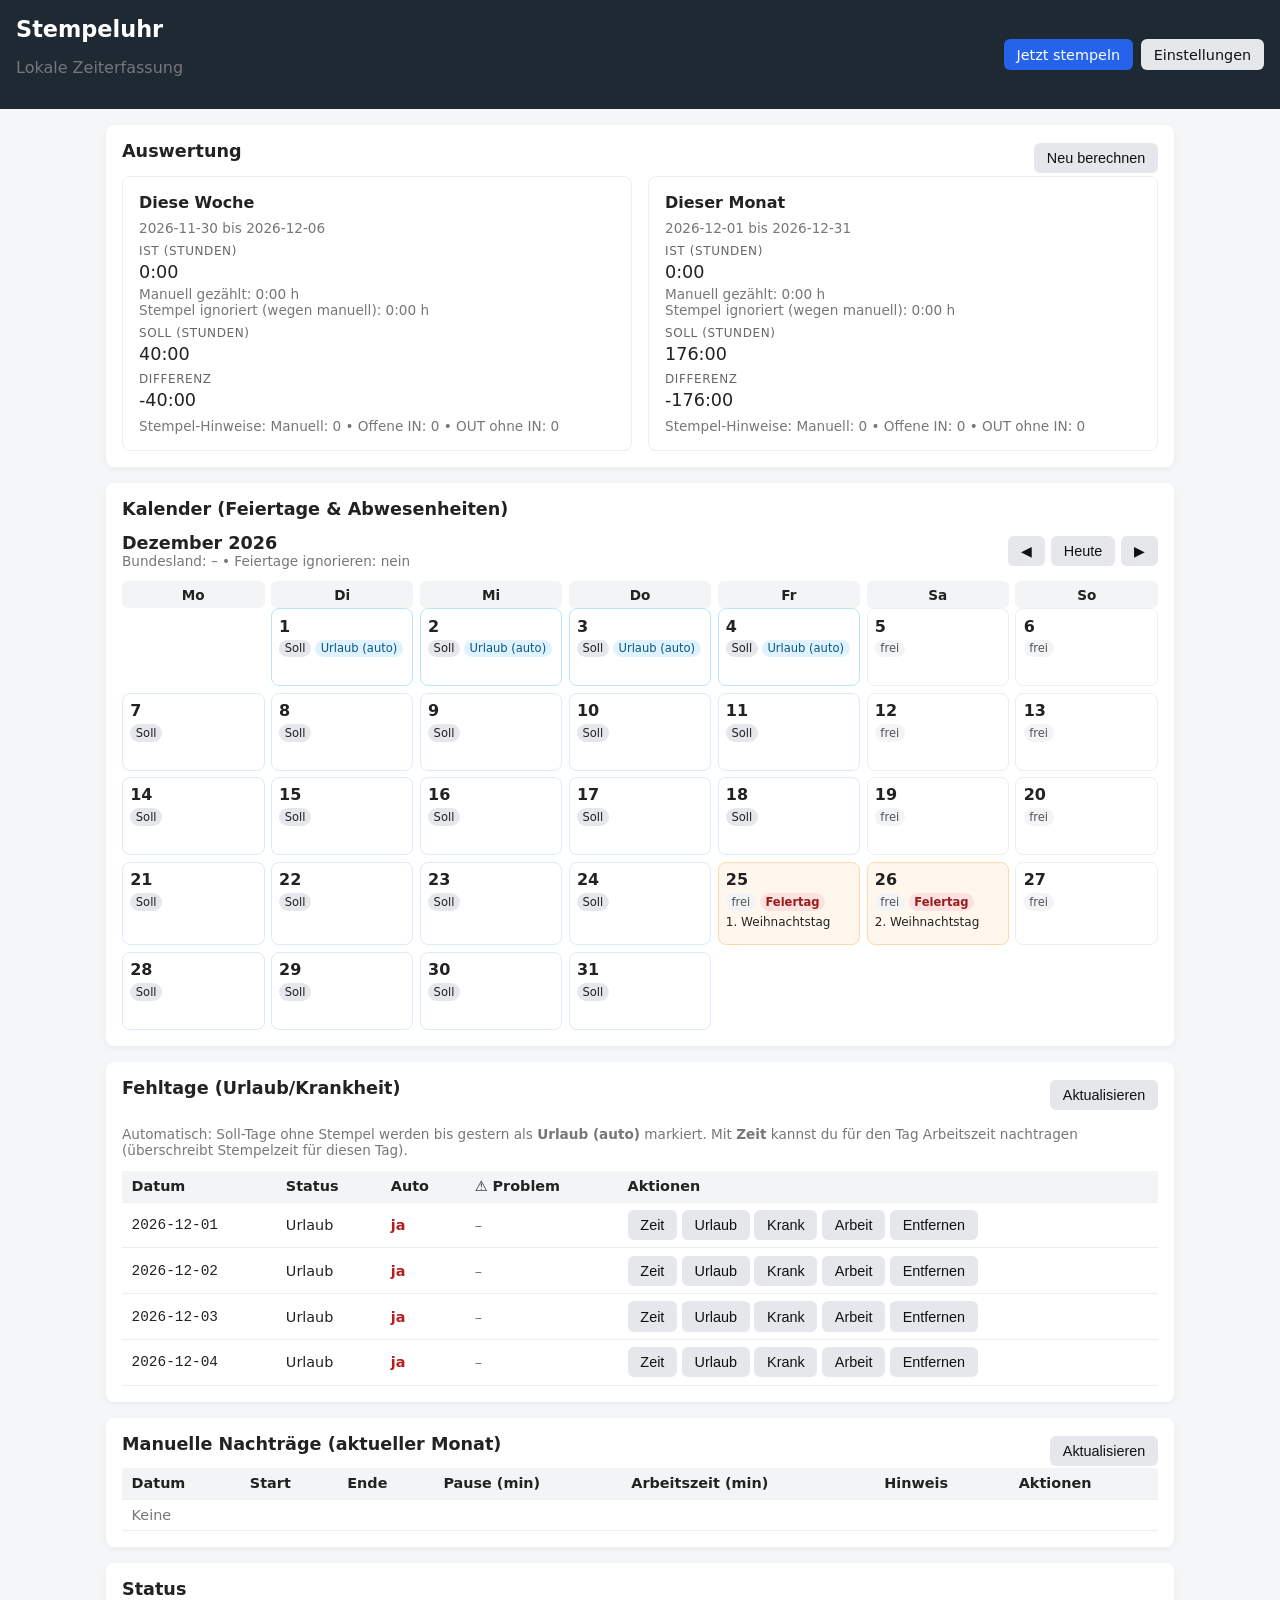
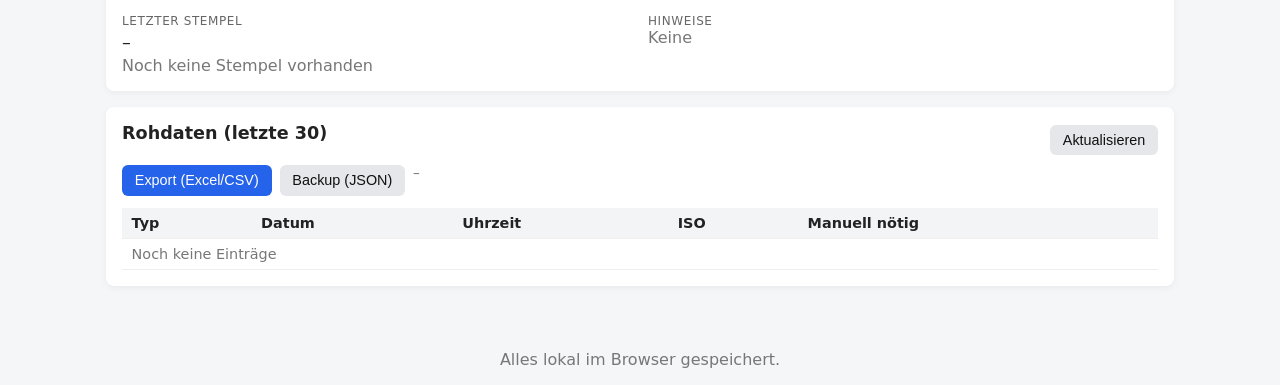
<file: src/pages/index.html>
<!DOCTYPE html>
<html lang="de">
<head>
  <meta charset="UTF-8" />
  <title>Stempeluhr – Übersicht</title>
  <meta name="viewport" content="width=device-width, initial-scale=1.0" />

  <link rel="manifest" href="/public/manifest.json" />
  <meta name="theme-color" content="#1f2933" />

  <link rel="stylesheet" href="/src/css/style.css" />
</head>
<body>

  <header class="topbar">
    <div>
      <h1>Stempeluhr</h1>
      <p class="muted">Lokale Zeiterfassung</p>
    </div>

    <nav class="nav">
      <a class="btn" href="/toggle">Jetzt stempeln</a>
      <a class="btn secondary" href="/settings">Einstellungen</a>
    </nav>
  </header>

  <main class="container">

    <section class="card">
      <div class="row">
        <h2>Auswertung</h2>
        <div class="row-right">
          <button class="btn secondary" id="btnRecalc" type="button">Neu berechnen</button>
        </div>
      </div>

      <div class="grid2">
        <div class="card" style="margin:0; box-shadow:none; border:1px solid #eee;">
          <h3 style="margin:0 0 0.5rem 0; font-size:1rem;">Diese Woche</h3>
          <div class="muted small" id="weekRange">–</div>

          <div style="margin-top:0.5rem;">
            <div class="label">IST (Stunden)</div>
            <div class="value" id="weekWorked">–</div>
            <div class="muted small" id="weekManualAdded">–</div>
            <div class="muted small" id="weekStampIgnored">–</div>
          </div>

          <div style="margin-top:0.5rem;">
            <div class="label">SOLL (Stunden)</div>
            <div class="value" id="weekTarget">–</div>
          </div>

          <div style="margin-top:0.5rem;">
            <div class="label">Differenz</div>
            <div class="value" id="weekDiff">–</div>
          </div>

          <div class="muted small" style="margin-top:0.5rem;" id="weekFlags">–</div>
        </div>

        <div class="card" style="margin:0; box-shadow:none; border:1px solid #eee;">
          <h3 style="margin:0 0 0.5rem 0; font-size:1rem;">Dieser Monat</h3>
          <div class="muted small" id="monthRange">–</div>

          <div style="margin-top:0.5rem;">
            <div class="label">IST (Stunden)</div>
            <div class="value" id="monthWorked">–</div>
            <div class="muted small" id="monthManualAdded">–</div>
            <div class="muted small" id="monthStampIgnored">–</div>
          </div>

          <div style="margin-top:0.5rem;">
            <div class="label">SOLL (Stunden)</div>
            <div class="value" id="monthTarget">–</div>
          </div>

          <div style="margin-top:0.5rem;">
            <div class="label">Differenz</div>
            <div class="value" id="monthDiff">–</div>
          </div>

          <div class="muted small" style="margin-top:0.5rem;" id="monthFlags">–</div>
        </div>
      </div>
    </section>

    <section class="card">
      <h2>Kalender (Feiertage & Abwesenheiten)</h2>
      <div id="calendarMount"></div>
    </section>

    <section class="card">
      <div class="row">
        <h2>Fehltage (Urlaub/Krankheit)</h2>
        <div class="row-right">
          <button class="btn secondary" id="btnAbsRefresh" type="button">Aktualisieren</button>
        </div>
      </div>

      <p class="muted small">
        Automatisch: Soll-Tage ohne Stempel werden bis gestern als <b>Urlaub (auto)</b> markiert.
        Mit <b>Zeit</b> kannst du für den Tag Arbeitszeit nachtragen (überschreibt Stempelzeit für diesen Tag).
      </p>

      <div class="table-wrap">
        <table class="table">
          <thead>
            <tr>
              <th>Datum</th>
              <th>Status</th>
              <th>Auto</th>
              <th>⚠ Problem</th>
              <th>Aktionen</th>
            </tr>
          </thead>
          <tbody id="absTbody">
            <tr><td colspan="5" class="muted">Keine</td></tr>
          </tbody>
        </table>
      </div>
    </section>

    <section class="card">
      <div class="row">
        <h2>Manuelle Nachträge (aktueller Monat)</h2>
        <div class="row-right">
          <button class="btn secondary" id="btnManualRefresh" type="button">Aktualisieren</button>
        </div>
      </div>

      <div class="table-wrap">
        <table class="table">
          <thead>
            <tr>
              <th>Datum</th>
              <th>Start</th>
              <th>Ende</th>
              <th>Pause (min)</th>
              <th>Arbeitszeit (min)</th>
              <th>Hinweis</th>
              <th>Aktionen</th>
            </tr>
          </thead>
          <tbody id="manualTbody">
            <tr><td colspan="7" class="muted">Keine</td></tr>
          </tbody>
        </table>
      </div>
    </section>

    <section class="card">
      <h2>Status</h2>
      <div class="grid2">
        <div>
          <div class="label">Letzter Stempel</div>
          <div class="value" id="lastStampValue">–</div>
          <div class="muted" id="lastStampMeta">–</div>
        </div>
        <div>
          <div class="label">Hinweise</div>
          <div id="alerts" class="alerts">
            <div class="muted">Keine</div>
          </div>
        </div>
      </div>
    </section>

    <section class="card">
      <div class="row">
        <h2>Rohdaten (letzte 30)</h2>
        <div class="row-right">
          <button class="btn secondary" id="btnRefresh" type="button">Aktualisieren</button>
        </div>
      </div>

      <div class="actions" style="margin: 0.5rem 0 0.75rem;">
        <button class="btn" id="btnExportCsv" type="button">Export (Excel/CSV)</button>
        <button class="btn secondary" id="btnExportJson" type="button">Backup (JSON)</button>
        <span class="muted small" id="exportHint">–</span>
      </div>

      <div class="table-wrap">
        <table class="table">
          <thead>
            <tr>
              <th>Typ</th>
              <th>Datum</th>
              <th>Uhrzeit</th>
              <th>ISO</th>
              <th>Manuell nötig</th>
            </tr>
          </thead>
          <tbody id="stampsTbody">
            <tr><td colspan="5" class="muted">Noch keine Einträge</td></tr>
          </tbody>
        </table>
      </div>
    </section>

  </main>

  <!-- Modal: Arbeitszeit nachtragen -->
  <div id="manualModal" class="modal hidden" aria-hidden="true">
    <div class="modal-backdrop" id="modalBackdrop"></div>
    <div class="modal-card">
      <div class="row">
        <h3 style="margin:0;">Arbeitszeit nachtragen</h3>
        <button class="btn secondary" id="btnModalClose" type="button">✕</button>
      </div>

      <div class="muted small" id="modalDateLabel">–</div>

      <div class="grid2" style="margin-top:0.75rem;">
        <div>
          <label class="label" for="mwStart">Start (HH:MM)</label>
          <input id="mwStart" type="time" style="width:100%; padding:0.5rem; border:1px solid #ddd; border-radius:6px;">
        </div>
        <div>
          <label class="label" for="mwEnd">Ende (HH:MM)</label>
          <input id="mwEnd" type="time" style="width:100%; padding:0.5rem; border:1px solid #ddd; border-radius:6px;">
        </div>
      </div>

      <div style="margin-top:0.75rem;">
        <label class="label" for="mwBreak">Pause (Minuten)</label>
        <input id="mwBreak" type="number" min="0" step="1" value="0"
               style="width:100%; padding:0.5rem; border:1px solid #ddd; border-radius:6px;">
      </div>

      <div class="muted small" style="margin-top:0.5rem;" id="mwPreview">–</div>
      <div class="muted small warn" style="margin-top:0.5rem;" id="mwError"></div>

      <div class="row" style="margin-top:0.75rem;">
        <button class="btn" id="btnMwSave" type="button">Speichern</button>
        <button class="btn secondary" id="btnMwDelete" type="button">Löschen</button>
      </div>
    </div>
  </div>

  <footer class="footer muted">
    <span>Alles lokal im Browser gespeichert.</span>
  </footer>

  <script src="/src/js/storage.js"></script>
  <script src="/src/js/export.js"></script>

  <script src="/src/js/holidays.js"></script>
  <script src="/src/js/analytics.js"></script>

  <script src="/src/js/absence.js"></script>
  <script src="/src/js/manual_work.js"></script>
  <script src="/src/js/calendar.js"></script>

  <script src="/src/js/install.js"></script>

  <script>
    (function () {
      function pad2(n) { return String(n).padStart(2, "0"); }
      function formatDate(st) { return `${st.year}-${pad2(st.month)}-${pad2(st.day)}`; }
      function formatTime(st) { return `${pad2(st.hour)}:${pad2(st.minute)}:${pad2(st.second)}`; }

      function setHint(text) {
        const el = document.getElementById("exportHint");
        if (el) el.textContent = text;
      }

      // ---------- Problem-Helper ----------
      // Liefert { hasIssue:boolean, text:string } für ein Datum.
      function getIssueForDate(dateStr) {
        const data = StorageService.getData();
        const stamps = Array.isArray(data.stamps) ? data.stamps : [];

        const reasons = [];

        for (const s of stamps) {
          if (!s || !s.year) continue;
          const ds = `${s.year}-${pad2(s.month)}-${pad2(s.day)}`;
          if (ds !== dateStr) continue;

          if (s.cutoffFlag) reasons.push("Ausstempeln vergessen (03:00)");
          if (s.manualRequired) reasons.push("Manuelle Prüfung nötig");
        }

        const last = stamps.length ? stamps[stamps.length - 1] : null;
        if (last && last.type === "IN" && last.year) {
          const lastDs = `${last.year}-${pad2(last.month)}-${pad2(last.day)}`;
          if (lastDs === dateStr) reasons.push("Offener IN ohne OUT");
        }

        const uniq = Array.from(new Set(reasons));
        return { hasIssue: uniq.length > 0, text: uniq.join(" • ") };
      }

      function hasAnyStampOnDate(dateStr) {
        const data = StorageService.getData();
        const stamps = Array.isArray(data.stamps) ? data.stamps : [];
        return stamps.some(s => {
          if (!s || !s.year) return false;
          const ds = `${s.year}-${pad2(s.month)}-${pad2(s.day)}`;
          return ds === dateStr;
        });
      }

      // ---------- Modal State ----------
      let currentModalDate = null;

      const modal = document.getElementById("manualModal");
      const modalBackdrop = document.getElementById("modalBackdrop");
      const btnModalClose = document.getElementById("btnModalClose");
      const modalDateLabel = document.getElementById("modalDateLabel");
      const mwStart = document.getElementById("mwStart");
      const mwEnd = document.getElementById("mwEnd");
      const mwBreak = document.getElementById("mwBreak");
      const mwPreview = document.getElementById("mwPreview");
      const mwError = document.getElementById("mwError");
      const btnMwSave = document.getElementById("btnMwSave");
      const btnMwDelete = document.getElementById("btnMwDelete");

      function openModal(dateStr) {
        currentModalDate = dateStr;
        mwError.textContent = "";
        modalDateLabel.textContent = `Datum: ${dateStr}`;

        const existing = ManualWorkService.getByDate(dateStr);
        if (existing) {
          mwStart.value = existing.start || "";
          mwEnd.value = existing.end || "";
          mwBreak.value = String(existing.breakMinutes ?? 0);
        } else {
          mwStart.value = "";
          mwEnd.value = "";
          mwBreak.value = "0";
        }

        updatePreview();

        modal.classList.remove("hidden");
        modal.setAttribute("aria-hidden", "false");
      }

      function closeModal() {
        modal.classList.add("hidden");
        modal.setAttribute("aria-hidden", "true");
        currentModalDate = null;
      }

      function updatePreview() {
        mwError.textContent = "";
        if (!currentModalDate) { mwPreview.textContent = "–"; return; }

        const s = mwStart.value;
        const e = mwEnd.value;
        const b = Number(mwBreak.value || 0);

        if (!s || !e) {
          mwPreview.textContent = "Bitte Start und Ende eintragen.";
          return;
        }

        function toMin(t) {
          const m = String(t).match(/^(\d{1,2}):(\d{2})$/);
          if (!m) return null;
          const hh = Number(m[1]), mm = Number(m[2]);
          if (hh < 0 || hh > 23 || mm < 0 || mm > 59) return null;
          return hh * 60 + mm;
        }

        const sm = toMin(s), em = toMin(e);
        if (sm === null || em === null) { mwPreview.textContent = "Ungültige Zeit."; return; }
        if (em <= sm) { mwPreview.textContent = "Ende muss nach Start liegen."; return; }

        const worked = Math.max(0, (em - sm) - Math.max(0, b));
        const hours = (worked / 60).toFixed(2);
        mwPreview.textContent = `Ergebnis: ${worked} Minuten (= ${hours} Stunden)`;
      }

      mwStart.addEventListener("input", updatePreview);
      mwEnd.addEventListener("input", updatePreview);
      mwBreak.addEventListener("input", updatePreview);

      modalBackdrop.onclick = closeModal;
      btnModalClose.onclick = closeModal;

      btnMwSave.onclick = () => {
        if (!currentModalDate) return;
        const res = ManualWorkService.upsert(currentModalDate, mwStart.value, mwEnd.value, Number(mwBreak.value || 0));
        if (!res.ok) { mwError.textContent = res.error; return; }

        AbsenceService.setAbsence(currentModalDate, AbsenceService.TYPES.WORK_MANUAL);

        closeModal();
        renderAll();
      };

      btnMwDelete.onclick = () => {
        if (!currentModalDate) return;
        ManualWorkService.remove(currentModalDate);
        closeModal();
        renderAll();
      };

      // ---------- Rendering ----------
      function renderAnalysis() {
        const summary = Analytics.getSummary();

        document.getElementById("weekRange").textContent =
          `${Analytics.formatDateYYYYMMDD(summary.week.start)} bis ${Analytics.formatDateYYYYMMDD(new Date(summary.week.endExclusive.getTime() - 1))}`;

        document.getElementById("weekWorked").textContent = Analytics.formatHours(summary.week.workedHours);
        document.getElementById("weekManualAdded").textContent =
          `Manuell gezählt: ${Analytics.formatHours(summary.week.manualHoursAdded)} h`;
        document.getElementById("weekStampIgnored").textContent =
          `Stempel ignoriert (wegen manuell): ${Analytics.formatHours(summary.week.stampHoursIgnored)} h`;

        document.getElementById("weekTarget").textContent = Analytics.formatHours(summary.week.targetHours);
        document.getElementById("weekDiff").textContent = Analytics.formatSignedDiff(summary.week.diffHours);
        document.getElementById("weekFlags").textContent =
          `Stempel-Hinweise: Manuell: ${summary.week.manualCount} • Offene IN: ${summary.week.openCount} • OUT ohne IN: ${summary.week.unmatchedOutCount}`;

        document.getElementById("monthRange").textContent =
          `${Analytics.formatDateYYYYMMDD(summary.month.start)} bis ${Analytics.formatDateYYYYMMDD(new Date(summary.month.endExclusive.getTime() - 1))}`;

        document.getElementById("monthWorked").textContent = Analytics.formatHours(summary.month.workedHours);
        document.getElementById("monthManualAdded").textContent =
          `Manuell gezählt: ${Analytics.formatHours(summary.month.manualHoursAdded)} h`;
        document.getElementById("monthStampIgnored").textContent =
          `Stempel ignoriert (wegen manuell): ${Analytics.formatHours(summary.month.stampHoursIgnored)} h`;

        document.getElementById("monthTarget").textContent = Analytics.formatHours(summary.month.targetHours);
        document.getElementById("monthDiff").textContent = Analytics.formatSignedDiff(summary.month.diffHours);
        document.getElementById("monthFlags").textContent =
          `Stempel-Hinweise: Manuell: ${summary.month.manualCount} • Offene IN: ${summary.month.openCount} • OUT ohne IN: ${summary.month.unmatchedOutCount}`;
      }

      function renderCalendar() {
        if (window.CalendarView) CalendarView.renderMonth("calendarMount", new Date());
      }

      function renderAbsences() {
        const tbody = document.getElementById("absTbody");
        tbody.innerHTML = "";

        const list = AbsenceService.listAbsencesForMonth(new Date());
        if (!list.length) {
          tbody.innerHTML = `<tr><td colspan="5" class="muted">Keine</td></tr>`;
          return;
        }

        list.forEach(a => {
          const label =
            a.type === "VACATION" ? "Urlaub" :
            a.type === "SICK" ? "Krank" :
            a.type === "WORK_MANUAL" ? "Arbeit (manuell)" : a.type;

          const issue = getIssueForDate(a.date);

          const tr = document.createElement("tr");
          tr.innerHTML = `
            <td class="mono">${a.date}</td>
            <td>${label}</td>
            <td class="${a.auto ? "warn" : "muted"}">${a.auto ? "ja" : "nein"}</td>
            <td class="${issue.hasIssue ? "warn" : "muted"}" title="${issue.hasIssue ? issue.text : ""}">
              ${issue.hasIssue ? `⚠ ${issue.text}` : "–"}
            </td>
            <td>
              <button class="btn secondary" data-act="time">Zeit</button>
              <button class="btn secondary" data-act="vac">Urlaub</button>
              <button class="btn secondary" data-act="sick">Krank</button>
              <button class="btn secondary" data-act="work">Arbeit</button>
              <button class="btn secondary" data-act="clear">Entfernen</button>
            </td>
          `;

          tr.querySelectorAll("button").forEach(btn => {
            btn.onclick = () => {
              const act = btn.getAttribute("data-act");
              if (act === "time") { openModal(a.date); return; }
              if (act === "vac") AbsenceService.setAbsence(a.date, AbsenceService.TYPES.VACATION);
              if (act === "sick") AbsenceService.setAbsence(a.date, AbsenceService.TYPES.SICK);
              if (act === "work") AbsenceService.setAbsence(a.date, AbsenceService.TYPES.WORK_MANUAL);
              if (act === "clear") AbsenceService.clearAbsence(a.date);

              renderAbsences();
              renderCalendar();
              renderAnalysis();
            };
          });

          tbody.appendChild(tr);
        });
      }

      function renderManualWork() {
        const tbody = document.getElementById("manualTbody");
        tbody.innerHTML = "";

        const list = ManualWorkService.listForMonth(new Date());
        if (!list.length) {
          tbody.innerHTML = `<tr><td colspan="7" class="muted">Keine</td></tr>`;
          return;
        }

        list.forEach(e => {
          const stampHint = hasAnyStampOnDate(e.date)
            ? "Stempel vorhanden (ignoriert in Auswertung)"
            : "–";

          const tr = document.createElement("tr");
          tr.innerHTML = `
            <td class="mono">${e.date}</td>
            <td>${e.start}</td>
            <td>${e.end}</td>
            <td>${e.breakMinutes}</td>
            <td>${e.minutesWorked}</td>
            <td class="${stampHint !== "–" ? "warn" : "muted"}">${stampHint}</td>
            <td>
              <button class="btn secondary" data-act="edit">Bearbeiten</button>
              <button class="btn secondary" data-act="del">Löschen</button>
            </td>
          `;

          tr.querySelector('[data-act="edit"]').onclick = () => openModal(e.date);
          tr.querySelector('[data-act="del"]').onclick = () => { ManualWorkService.remove(e.date); renderAll(); };

          tbody.appendChild(tr);
        });
      }

      function renderMain() {
        const data = StorageService.getData();
        const stamps = data.stamps || [];
        const last = stamps[stamps.length - 1];

        const lastStampValue = document.getElementById("lastStampValue");
        const lastStampMeta = document.getElementById("lastStampMeta");

        if (!last) {
          lastStampValue.textContent = "–";
          lastStampMeta.textContent = "Noch keine Stempel vorhanden";
        } else {
          lastStampValue.textContent = `${last.type} • ${formatDate(last)} ${formatTime(last)}`;
          lastStampMeta.textContent = `timestamp: ${last.timestamp}${last.manualRequired ? " • ⚠️ manuell" : ""}`;
        }

        const alerts = document.getElementById("alerts");
        alerts.innerHTML = "";

        const manual = stamps.filter(s => s && s.manualRequired);
        if (manual.length === 0) {
          alerts.innerHTML = `<div class="muted">Keine</div>`;
        } else {
          manual.slice(-5).reverse().forEach(s => {
            const div = document.createElement("div");
            div.className = "alert";
            div.textContent = `⚠️ Manuelle Prüfung: ${formatDate(s)} ${formatTime(s)}`;
            alerts.appendChild(div);
          });
        }

        const tbody = document.getElementById("stampsTbody");
        tbody.innerHTML = "";

        if (stamps.length === 0) {
          tbody.innerHTML = `<tr><td colspan="5" class="muted">Noch keine Einträge</td></tr>`;
        } else {
          stamps.slice(-30).reverse().forEach(st => {
            const tr = document.createElement("tr");
            tr.innerHTML = `
              <td class="${st.manualRequired ? "warn" : ""}">${st.type}</td>
              <td>${formatDate(st)}</td>
              <td>${formatTime(st)}</td>
              <td class="mono">${st.iso}</td>
              <td class="${st.manualRequired ? "warn" : "muted"}">${st.manualRequired ? "JA" : "nein"}</td>
            `;
            tbody.appendChild(tr);
          });
        }
      }

      function renderAll() {
        if (window.AbsenceService) AbsenceService.ensureAutoVacationUpToYesterday();
        renderAnalysis();
        renderCalendar();
        renderAbsences();
        renderManualWork();
        renderMain();
      }

      document.getElementById("btnRefresh").onclick = () => { renderAll(); setHint("Aktualisiert"); };
      document.getElementById("btnRecalc").onclick = () => { renderAnalysis(); renderCalendar(); };
      document.getElementById("btnAbsRefresh").onclick = () => { AbsenceService.ensureAutoVacationUpToYesterday(); renderAbsences(); renderCalendar(); };
      document.getElementById("btnManualRefresh").onclick = () => { renderManualWork(); renderAnalysis(); };

      document.getElementById("btnExportCsv").onclick = () => { ExportService.exportStampsCSV({ delimiter: ";" }); setHint("CSV exportiert"); };
      document.getElementById("btnExportJson").onclick = () => { ExportService.exportAllJSON(); setHint("JSON exportiert"); };

      renderAll();
    })();
  </script>

</body>
</html>
</file>
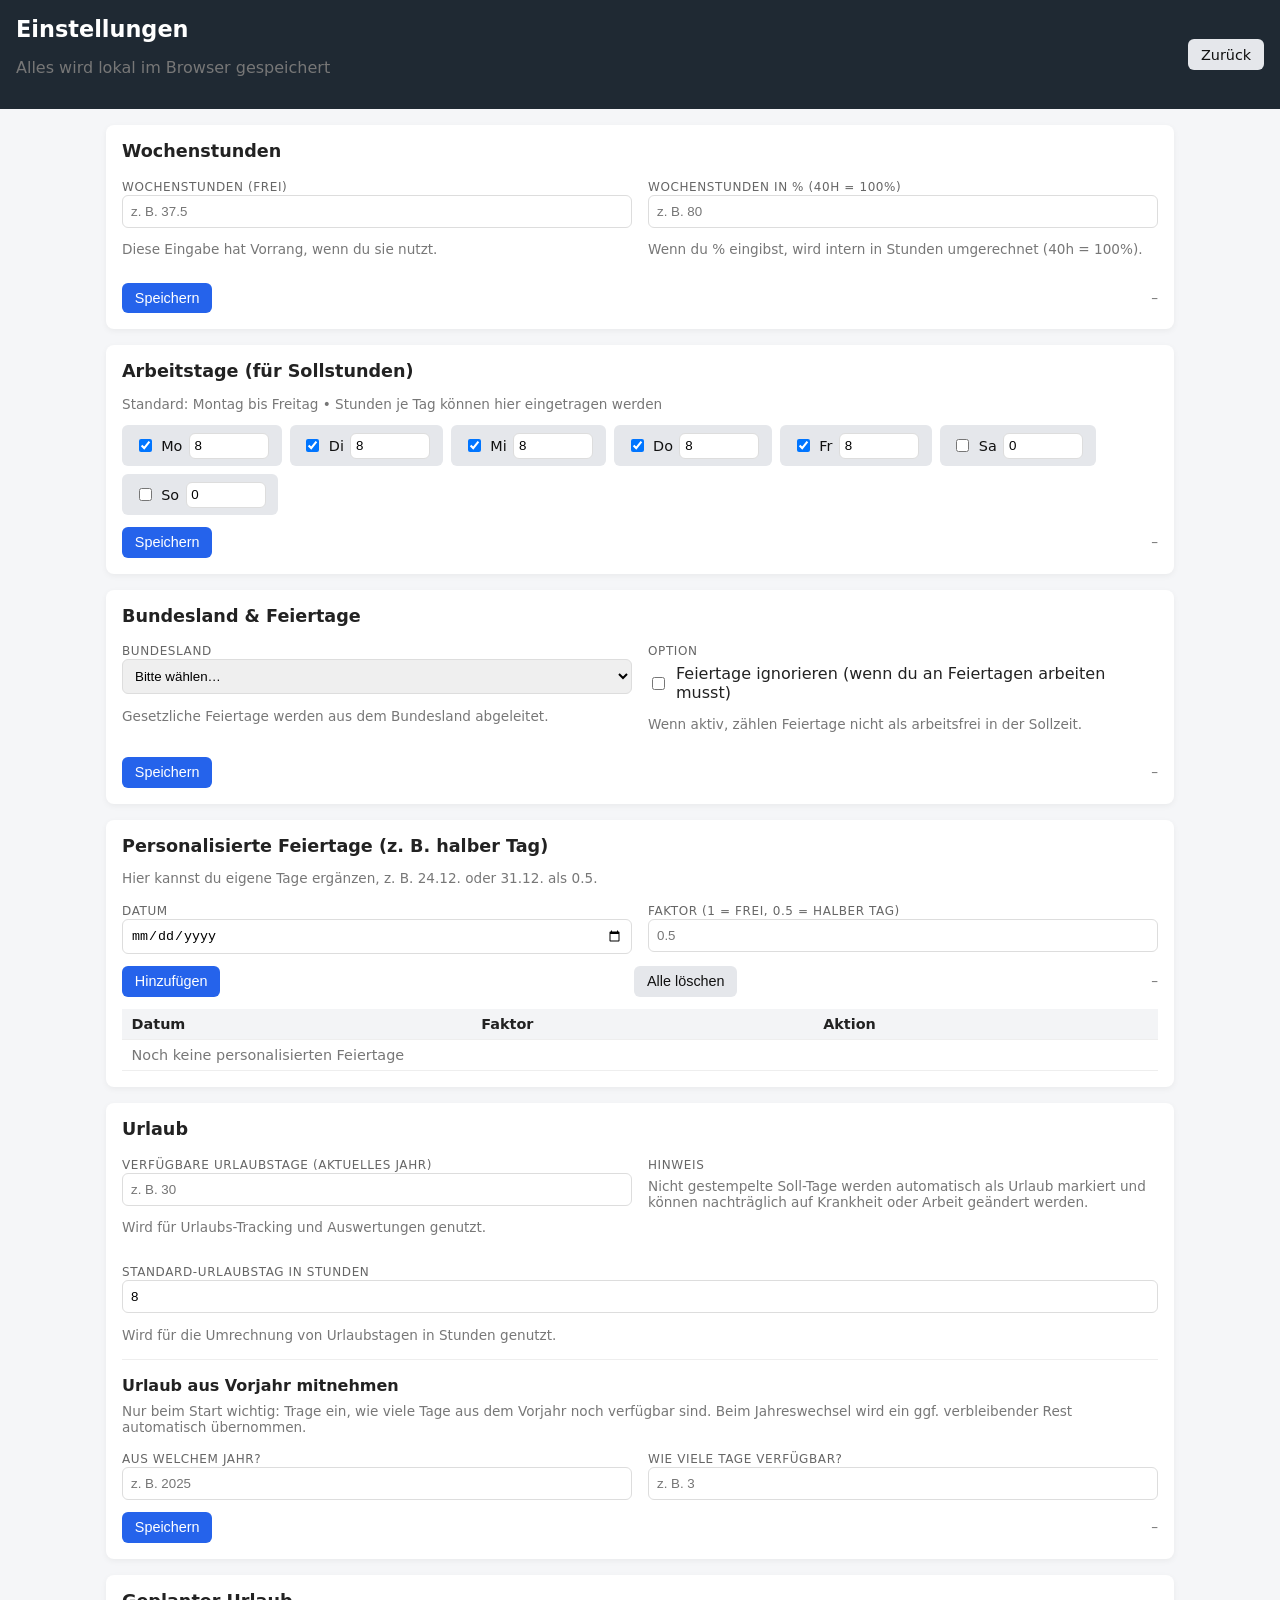
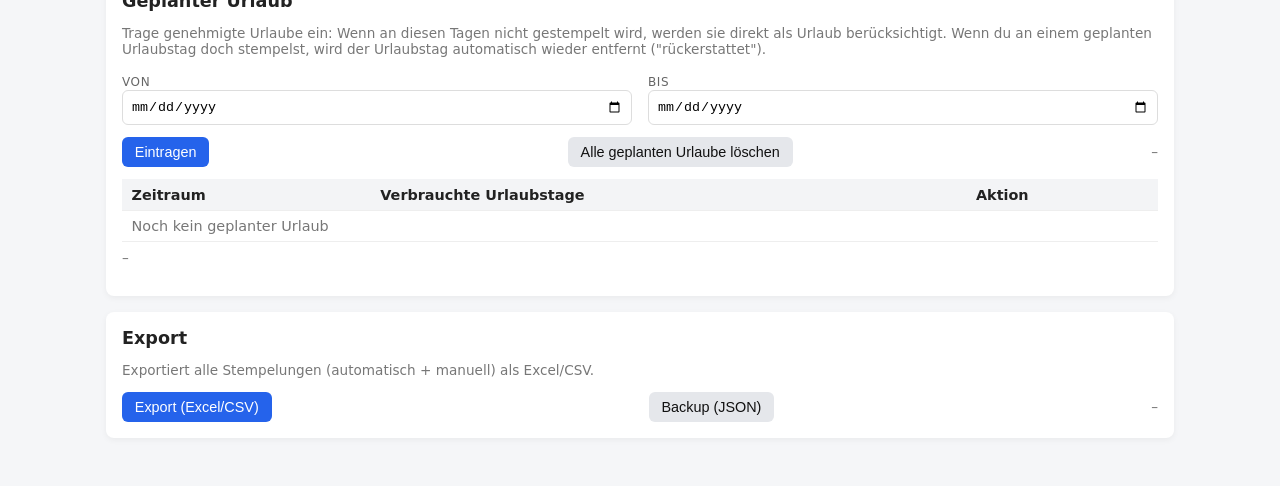
<file: settings.html>
<!DOCTYPE html>
<html lang="de">
<head>
  <meta charset="UTF-8" />
  <title>Stempeluhr – Einstellungen</title>
  <meta name="viewport" content="width=device-width, initial-scale=1.0" />

  <!-- PWA / App-Icons -->
  <link rel="manifest" href="/manifest.json" />
  <meta name="theme-color" content="#1f2933" />

  <link rel="stylesheet" href="src/css/style.css" />

  <!-- Mobile: Navigation sinnvoll (Zurück = volle Breite) -->
  <style>
    @media (max-width: 640px) {
      .topbar .nav { width:100%; }
      .topbar .nav .btn, .topbar .nav a.btn { width:100%; text-align:center; }
    }
  </style>
</head>
<body>

  <header class="topbar">
    <div>
      <h1>Einstellungen</h1>
      <p class="muted">Alles wird lokal im Browser gespeichert</p>
    </div>

    <nav class="nav">
      <a class="btn secondary" href="index.html">Zurück</a>
      <!-- "Jetzt stempeln" ist hier bewusst entfernt -->
    </nav>
  </header>

  <main class="container">

    <section class="card">
      <h2>Wochenstunden</h2>

      <div class="grid2">
        <div>
          <label class="label" for="weeklyHours">Wochenstunden (frei)</label>
          <input id="weeklyHours" type="number" step="0.01" min="0" placeholder="z. B. 37.5"
                 style="width:100%; padding:0.5rem; border:1px solid #ddd; border-radius:6px;">
          <p class="muted small">Diese Eingabe hat Vorrang, wenn du sie nutzt.</p>
        </div>

        <div>
          <label class="label" for="weeklyPercent">Wochenstunden in % (40h = 100%)</label>
          <input id="weeklyPercent" type="number" step="0.01" min="0" placeholder="z. B. 80"
                 style="width:100%; padding:0.5rem; border:1px solid #ddd; border-radius:6px;">
          <p class="muted small">Wenn du % eingibst, wird intern in Stunden umgerechnet (40h = 100%).</p>
        </div>
      </div>

      <div class="row" style="margin-top:0.75rem;">
        <button class="btn" id="btnSaveHours" type="button">Speichern</button>
        <span class="muted small" id="hoursSavedHint">–</span>
      </div>
    </section>

    <section class="card">
      <h2>Arbeitstage (für Sollstunden)</h2>
      <p class="muted small">Standard: Montag bis Freitag • Stunden je Tag können hier eingetragen werden</p>

      <div class="actions" id="workdaysWrap"></div>

      <div class="row" style="margin-top:0.75rem;">
        <button class="btn" id="btnSaveWorkdays" type="button">Speichern</button>
        <span class="muted small" id="workdaysSavedHint">–</span>
      </div>
    </section>

    <section class="card">
      <h2>Bundesland & Feiertage</h2>

      <div class="grid2">
        <div>
          <label class="label" for="stateSelect">Bundesland</label>
          <select id="stateSelect" style="width:100%; padding:0.5rem; border:1px solid #ddd; border-radius:6px;">
            <option value="">Bitte wählen…</option>
            <option value="BW">Baden-Württemberg</option>
            <option value="BY">Bayern</option>
            <option value="BE">Berlin</option>
            <option value="BB">Brandenburg</option>
            <option value="HB">Bremen</option>
            <option value="HH">Hamburg</option>
            <option value="HE">Hessen</option>
            <option value="MV">Mecklenburg-Vorpommern</option>
            <option value="NI">Niedersachsen</option>
            <option value="NW">Nordrhein-Westfalen</option>
            <option value="RP">Rheinland-Pfalz</option>
            <option value="SL">Saarland</option>
            <option value="SN">Sachsen</option>
            <option value="ST">Sachsen-Anhalt</option>
            <option value="SH">Schleswig-Holstein</option>
            <option value="TH">Thüringen</option>
          </select>
          <p class="muted small">Gesetzliche Feiertage werden aus dem Bundesland abgeleitet.</p>
        </div>

        <div>
          <label class="label">Option</label>
          <label style="display:flex; gap:0.5rem; align-items:center; margin-top:0.3rem;">
            <input id="ignoreHolidays" type="checkbox" />
            <span>Feiertage ignorieren (wenn du an Feiertagen arbeiten musst)</span>
          </label>
          <p class="muted small">Wenn aktiv, zählen Feiertage nicht als arbeitsfrei in der Sollzeit.</p>
        </div>
      </div>

      <!-- Lokales Profil / Wohnort -->
      <div id="localProfileBox" style="margin-top:0.75rem; display:none;">
        <label class="label" for="localProfile">Lokaler Ort / Profil (für lokale Feiertage)</label>
        <select id="localProfile" style="width:100%; padding:0.5rem; border:1px solid #ddd; border-radius:6px;">
          <option value="">Keine lokalen Feiertage</option>
        </select>
        <p class="muted small" id="localProfileHint">–</p>
      </div>

      <div class="row" style="margin-top:0.75rem;">
        <button class="btn" id="btnSaveHolidays" type="button">Speichern</button>
        <span class="muted small" id="holidaysSavedHint">–</span>
      </div>
    </section>

    <section class="card">
      <h2>Personalisierte Feiertage (z. B. halber Tag)</h2>
      <p class="muted small">
        Hier kannst du eigene Tage ergänzen, z. B. 24.12. oder 31.12. als 0.5.
      </p>

      <div class="grid2">
        <div>
          <label class="label" for="customDate">Datum</label>
          <input id="customDate" type="date"
                 style="width:100%; padding:0.5rem; border:1px solid #ddd; border-radius:6px;">
        </div>
        <div>
          <label class="label" for="customFactor">Faktor (1 = frei, 0.5 = halber Tag)</label>
          <input id="customFactor" type="number" step="0.01" min="0" max="1" placeholder="0.5"
                 style="width:100%; padding:0.5rem; border:1px solid #ddd; border-radius:6px;">
        </div>
      </div>

      <div class="row" style="margin-top:0.75rem;">
        <button class="btn" id="btnAddCustom" type="button">Hinzufügen</button>
        <button class="btn secondary" id="btnClearCustom" type="button">Alle löschen</button>
        <span class="muted small" id="customSavedHint">–</span>
      </div>

      <div class="table-wrap" style="margin-top:0.75rem;">
        <table class="table">
          <thead>
            <tr>
              <th>Datum</th>
              <th>Faktor</th>
              <th>Aktion</th>
            </tr>
          </thead>
          <tbody id="customTbody">
            <tr><td colspan="3" class="muted">Noch keine personalisierten Feiertage</td></tr>
          </tbody>
        </table>
      </div>
    </section>

    <section class="card">
      <h2>Urlaub</h2>

      <div class="grid2">
        <div>
          <label class="label" for="vacationAvailable">Verfügbare Urlaubstage (aktuelles Jahr)</label>
          <input id="vacationAvailable" type="number" step="1" min="0" placeholder="z. B. 30"
                 style="width:100%; padding:0.5rem; border:1px solid #ddd; border-radius:6px;">
          <p class="muted small">Wird für Urlaubs-Tracking und Auswertungen genutzt.</p>
        </div>
        <div>
          <label class="label">Hinweis</label>
          <p class="muted small" style="margin-top:0.3rem;">
            Nicht gestempelte Soll-Tage werden automatisch als Urlaub markiert und können nachträglich auf Krankheit oder Arbeit geändert werden.
          </p>
        </div>
      </div>

      <div style="margin-top:0.75rem;">
        <label class="label" for="vacationDayHours">Standard-Urlaubstag in Stunden</label>
        <input id="vacationDayHours" type="number" step="0.01" min="0" placeholder="z. B. 8"
               style="width:100%; padding:0.5rem; border:1px solid #ddd; border-radius:6px;">
        <p class="muted small">Wird für die Umrechnung von Urlaubstagen in Stunden genutzt.</p>
      </div>

      <hr style="margin: 1rem 0; border:0; border-top:1px solid #eee;" />

      <h3 style="margin:0 0 0.5rem; font-size:1rem;">Urlaub aus Vorjahr mitnehmen</h3>
      <p class="muted small" style="margin-top:0;">
        Nur beim Start wichtig: Trage ein, wie viele Tage aus dem Vorjahr noch verfügbar sind.
        Beim Jahreswechsel wird ein ggf. verbleibender Rest automatisch übernommen.
      </p>

      <div class="grid2">
        <div>
          <label class="label" for="carryoverYear">Aus welchem Jahr?</label>
          <input id="carryoverYear" type="number" step="1" min="2000" placeholder="z. B. 2025"
                 style="width:100%; padding:0.5rem; border:1px solid #ddd; border-radius:6px;">
        </div>
        <div>
          <label class="label" for="carryoverDays">Wie viele Tage verfügbar?</label>
          <input id="carryoverDays" type="number" step="0.5" min="0" placeholder="z. B. 3"
                 style="width:100%; padding:0.5rem; border:1px solid #ddd; border-radius:6px;">
        </div>
      </div>

      <div class="row" style="margin-top:0.75rem;">
        <button class="btn" id="btnSaveVacation" type="button">Speichern</button>
        <span class="muted small" id="vacationSavedHint">–</span>
      </div>
    </section>

    <section class="card">
      <h2>Geplanter Urlaub</h2>
      <p class="muted small">
        Trage genehmigte Urlaube ein: Wenn an diesen Tagen nicht gestempelt wird, werden sie direkt als Urlaub berücksichtigt.
        Wenn du an einem geplanten Urlaubstag doch stempelst, wird der Urlaubstag automatisch wieder entfernt ("rückerstattet").
      </p>

      <div class="grid2">
        <div>
          <label class="label" for="pvFrom">Von</label>
          <input id="pvFrom" type="date"
                 style="width:100%; padding:0.5rem; border:1px solid #ddd; border-radius:6px;">
        </div>
        <div>
          <label class="label" for="pvTo">Bis</label>
          <input id="pvTo" type="date"
                 style="width:100%; padding:0.5rem; border:1px solid #ddd; border-radius:6px;">
        </div>
      </div>

      <div class="row" style="margin-top:0.75rem;">
        <button class="btn" id="btnAddPlanned" type="button">Eintragen</button>
        <button class="btn secondary" id="btnClearPlanned" type="button">Alle geplanten Urlaube löschen</button>
        <span class="muted small" id="plannedHint">–</span>
      </div>

      <div class="table-wrap" style="margin-top:0.75rem;">
        <table class="table">
          <thead>
            <tr>
              <th>Zeitraum</th>
              <th>Verbrauchte Urlaubstage</th>
              <th>Aktion</th>
            </tr>
          </thead>
          <tbody id="plannedTbody">
            <tr><td colspan="3" class="muted">Noch kein geplanter Urlaub</td></tr>
          </tbody>
        </table>
      </div>
      <p class="muted small" id="plannedWarning" style="margin-top:0.5rem;">–</p>
    </section>

    <section class="card">
      <h2>Export</h2>
      <p class="muted small">
        Exportiert alle Stempelungen (automatisch + manuell) als Excel/CSV.
      </p>
      <div class="row" style="margin-top:0.75rem;">
        <button class="btn" id="btnExportCsv" type="button">Export (Excel/CSV)</button>
        <button class="btn secondary" id="btnExportJson" type="button">Backup (JSON)</button>
        <span class="muted small" id="exportHint">–</span>
      </div>
    </section>

  </main>

  <script src="src/js/holidays.js"></script>
  <script src="src/js/storage.js"></script>
  <script src="src/js/export.js"></script>

  <script src="src/js/install.js"></script>
  <script>
    (function () {
      const DAYS = [
        { key: "mon", label: "Mo" },
        { key: "tue", label: "Di" },
        { key: "wed", label: "Mi" },
        { key: "thu", label: "Do" },
        { key: "fri", label: "Fr" },
        { key: "sat", label: "Sa" },
        { key: "sun", label: "So" }
      ];

      function setHint(id, text) {
        const el = document.getElementById(id);
        if (el) el.textContent = text;
      }

      function getSettings() { return StorageService.getSettings() || {}; }
      function saveSettings(patch) { StorageService.updateSettings(patch); }

      function parseDateYYYYMMDD(s) {
        if (typeof s !== "string") return null;
        const m = s.match(/^(\d{4})-(\d{2})-(\d{2})$/);
        if (!m) return null;
        const y = Number(m[1]);
        const mo = Number(m[2]);
        const d = Number(m[3]);
        if (!y || mo < 1 || mo > 12 || d < 1 || d > 31) return null;
        return { y, mo, d, raw: s };
      }

      function pad2(n) { return String(n).padStart(2, "0"); }
      function ymdFromDate(d) {
        return `${String(d.getFullYear()).padStart(4, "0")}-${pad2(d.getMonth() + 1)}-${pad2(d.getDate())}`;
      }

      function eachDayInclusive(fromStr, toStr) {
        const a = parseDateYYYYMMDD(fromStr);
        const b = parseDateYYYYMMDD(toStr);
        if (!a || !b) return { ok: false, error: "Ungültiges Datum (YYYY-MM-DD)." };

        const from = new Date(a.y, a.mo - 1, a.d, 0, 0, 0, 0);
        const to = new Date(b.y, b.mo - 1, b.d, 0, 0, 0, 0);
        if (Number.isNaN(from.getTime()) || Number.isNaN(to.getTime())) return { ok: false, error: "Ungültiges Datum." };
        if (to.getTime() < from.getTime()) return { ok: false, error: "Bis muss nach Von liegen." };

        const out = [];
        const cur = new Date(from.getTime());
        while (cur.getTime() <= to.getTime()) {
          out.push(ymdFromDate(cur));
          cur.setDate(cur.getDate() + 1);
        }
        return { ok: true, days: out };
      }

      function renderWorkdays(settings) {
        const wrap = document.getElementById("workdaysWrap");
        wrap.innerHTML = "";

        const defaultDays = { mon:true, tue:true, wed:true, thu:true, fri:true, sat:false, sun:false };
        const workdays = settings.workdays || defaultDays;
        const defaultHours = { mon: 8, tue: 8, wed: 8, thu: 8, fri: 8, sat: 0, sun: 0 };
        const hours = (settings.standardDailyHoursByDay && typeof settings.standardDailyHoursByDay === "object")
          ? settings.standardDailyHoursByDay
          : {};

        DAYS.forEach(day => {
          const label = document.createElement("label");
          label.className = "btn secondary";
          label.style.display = "flex";
          label.style.alignItems = "center";
          label.style.gap = "0.4rem";
          label.style.justifyContent = "space-between";

          const left = document.createElement("span");
          left.style.display = "flex";
          left.style.alignItems = "center";
          left.style.gap = "0.4rem";

          const cb = document.createElement("input");
          cb.type = "checkbox";
          cb.id = "wd_" + day.key;
          cb.checked = !!workdays[day.key];

          const span = document.createElement("span");
          span.textContent = day.label;

          left.appendChild(cb);
          left.appendChild(span);

          const input = document.createElement("input");
          input.id = "wd_hours_" + day.key;
          input.type = "number";
          input.step = "0.01";
          input.min = "0";
          input.placeholder = "0";
          const v = Number(hours[day.key]);
          input.value = (!Number.isNaN(v) ? v : defaultHours[day.key]);
          input.style.width = "5rem";
          input.style.padding = "0.3rem";
          input.style.border = "1px solid #ddd";
          input.style.borderRadius = "6px";

          label.appendChild(left);
          label.appendChild(input);
          wrap.appendChild(label);
        });
      }

      function renderCustom(settings) {
        const tbody = document.getElementById("customTbody");
        const list = Array.isArray(settings.customHolidays) ? settings.customHolidays : [];
        tbody.innerHTML = "";

        if (list.length === 0) {
          const tr = document.createElement("tr");
          const td = document.createElement("td");
          td.colSpan = 3;
          td.className = "muted";
          td.textContent = "Noch keine personalisierten Feiertage";
          tr.appendChild(td);
          tbody.appendChild(tr);
          return;
        }

        list.slice().sort((a,b) => String(a.date).localeCompare(String(b.date))).forEach((item) => {
          const tr = document.createElement("tr");

          const tdDate = document.createElement("td");
          tdDate.textContent = item.date;
          tr.appendChild(tdDate);

          const tdFactor = document.createElement("td");
          tdFactor.textContent = String(item.factor);
          tr.appendChild(tdFactor);

          const tdAct = document.createElement("td");
          const btn = document.createElement("button");
          btn.className = "btn secondary";
          btn.type = "button";
          btn.textContent = "Entfernen";
          btn.addEventListener("click", () => {
            const s = getSettings();
            const cur = Array.isArray(s.customHolidays) ? s.customHolidays : [];
            const next = cur.filter(x => x && x.date !== item.date);
            saveSettings({ customHolidays: next });
            renderCustom(getSettings());
            setHint("customSavedHint", "Eintrag entfernt");
          });
          tdAct.appendChild(btn);
          tr.appendChild(tdAct);

          tbody.appendChild(tr);
        });
      }

      // Local profile options by state
      function getLocalProfilesForState(state) {
        const S = String(state || "").toUpperCase();
        if (S === "BY") {
          return [
            { value: "", label: "Keine lokalen Feiertage" },
            { value: "AUGSBURG", label: "Augsburg (Augsburger Friedensfest 08.08.)" },
            { value: "ASSUMPTION_LOCAL", label: "Mariä Himmelfahrt gilt in meinem Ort (15.08.)" }
          ];
        }
        return [{ value: "", label: "Keine lokalen Feiertage" }];
      }

      function renderLocalProfileUI(state, settings) {
        const box = document.getElementById("localProfileBox");
        const sel = document.getElementById("localProfile");
        const hint = document.getElementById("localProfileHint");

        const opts = getLocalProfilesForState(state);
        if (!opts || opts.length <= 1) {
          box.style.display = "none";
          sel.innerHTML = `<option value="">Keine lokalen Feiertage</option>`;
          hint.textContent = "–";
          return;
        }

        box.style.display = "block";
        sel.innerHTML = "";
        opts.forEach(o => {
          const opt = document.createElement("option");
          opt.value = o.value;
          opt.textContent = o.label;
          sel.appendChild(opt);
        });

        sel.value = settings.localProfile || "";
        hint.textContent = "Lokale Feiertage werden zusätzlich zum Bundesland berücksichtigt.";
      }

      // Planned vacation storage: absences with planned=true
      function getPlannedAbsences() {
        const abs = StorageService.getAbsences();
        return (Array.isArray(abs) ? abs : [])
          .filter(a => a && a.planned === true && a.type === "VACATION" && a.date)
          .sort((a, b) => String(a.date).localeCompare(String(b.date)));
      }

      function upsertPlannedVacationDay(dateStr) {
        StorageService.upsertAbsence({
          date: dateStr,
          type: "VACATION",
          auto: false,
          planned: true,
          updatedAt: Date.now()
        });
      }

      function removePlannedVacationDay(dateStr) {
        const abs = StorageService.getAbsences();
        const existing = (Array.isArray(abs) ? abs : []).find(a => a && a.date === dateStr);
        if (existing && existing.planned === true) StorageService.removeAbsence(dateStr);
      }

      function addPlannedRange(fromStr, toStr) {
        const res = eachDayInclusive(fromStr, toStr);
        if (!res.ok) return res;

        let count = 0;
        res.days.forEach(ds => {
          upsertPlannedVacationDay(ds);
          count += 1;
        });

        return { ok: true, count };
      }

      function clearAllPlanned() {
        const abs = StorageService.getAbsences();
        (Array.isArray(abs) ? abs : []).forEach(a => {
          if (a && a.planned === true && a.date) StorageService.removeAbsence(a.date);
        });
      }

      function renderPlanned() {
        const tbody = document.getElementById("plannedTbody");
        tbody.innerHTML = "";

        const list = getPlannedAbsences();
        if (list.length === 0) {
          setHint("plannedWarning", "–");
        }
        if (!list.length) {
          tbody.innerHTML = `<tr><td colspan="3" class="muted">Noch kein geplanter Urlaub</td></tr>`;
          return;
        }

        const groups = groupPlannedAbsences(list);
        const settings = getSettings();
        const plannedTotalUsed = computeUsedVacationDaysForDates(settings, list.map(item => item.date));
        updatePlannedWarning(settings, plannedTotalUsed);

        groups.forEach(group => {
          const tr = document.createElement("tr");

          const tdDate = document.createElement("td");
          tdDate.className = "mono";
          tdDate.textContent = formatPlannedRange(group.from, group.to);

          const tdUsed = document.createElement("td");
          tdUsed.textContent = formatVacationDaysLabel(computeUsedVacationDaysForDates(settings, group.dates));

          const tdAct = document.createElement("td");
          const btn = document.createElement("button");
          btn.className = "btn secondary";
          btn.type = "button";
          btn.textContent = "Entfernen";
          btn.onclick = () => {
            group.dates.forEach(dateStr => removePlannedVacationDay(dateStr));
            renderPlanned();
            setHint("plannedHint", "Entfernt");
          };
          tdAct.appendChild(btn);

          tr.appendChild(tdDate);
          tr.appendChild(tdUsed);
          tr.appendChild(tdAct);
          tbody.appendChild(tr);
        });
      }

      function weekdayKey(d) {
        const dow = d.getDay(); // 0..6
        return dow === 1 ? "mon"
          : dow === 2 ? "tue"
          : dow === 3 ? "wed"
          : dow === 4 ? "thu"
          : dow === 5 ? "fri"
          : dow === 6 ? "sat"
          : "sun";
      }

      function getWorkdaysSafe(settings) {
        const def = { mon:true, tue:true, wed:true, thu:true, fri:true, sat:false, sun:false };
        const wd = (settings && settings.workdays && typeof settings.workdays === "object") ? settings.workdays : def;
        return { ...def, ...wd };
      }

      function getDailyHoursByDay(settings) {
        const def = { mon: 8, tue: 8, wed: 8, thu: 8, fri: 8, sat: 0, sun: 0 };
        const src = (settings && settings.standardDailyHoursByDay && typeof settings.standardDailyHoursByDay === "object")
          ? settings.standardDailyHoursByDay
          : {};
        const out = { ...def };
        Object.keys(def).forEach(k => {
          const v = Number(src[k]);
          if (!Number.isNaN(v) && v >= 0) out[k] = v;
        });
        return out;
      }

      function getStandardDailyHoursForDate(settings, dateObj) {
        const map = getDailyHoursByDay(settings);
        const key = weekdayKey(dateObj);
        return map[key];
      }

      function getVacationDayHours(settings) {
        const v = Number(settings && settings.vacationDayHours);
        if (!Number.isNaN(v) && v > 0) return v;
        return 8;
      }

      function customOffFactor(settings, dateStr) {
        const list = Array.isArray(settings.customHolidays) ? settings.customHolidays : [];
        const found = list.find(x => x && x.date === dateStr);
        if (!found) return 0;
        const f = Number(found.factor);
        if (Number.isNaN(f) || f < 0) return 0;
        return Math.min(1, f);
      }

      function legalOffFactor(settings, dateObj) {
        if (!window.HolidaysService || !HolidaysService.getHolidayInfo) return 0;
        const info = HolidaysService.getHolidayInfo(settings, dateObj);
        return info && info.offFactor ? info.offFactor : 0;
      }

      function requiredWorkFraction(settings, workdays, dateObj) {
        const key = weekdayKey(dateObj);
        if (!workdays[key]) return 0;

        const dateStr = `${String(dateObj.getFullYear()).padStart(4, "0")}-${pad2(dateObj.getMonth() + 1)}-${pad2(dateObj.getDate())}`;
        const off = Math.max(
          legalOffFactor(settings, dateObj),
          customOffFactor(settings, dateStr)
        );
        const req = 1 - off;
        return req > 0 ? req : 0;
      }

      function computeUsedVacationDaysForDates(settings, dateStrs) {
        const workdays = getWorkdaysSafe(settings);
        const vacationDayHours = getVacationDayHours(settings);
        let used = 0;

        dateStrs.forEach(dateStr => {
          const parsed = parseDateYYYYMMDD(dateStr);
          if (!parsed) return;
          const d = new Date(parsed.y, parsed.mo - 1, parsed.d, 0, 0, 0, 0);
          if (Number.isNaN(d.getTime())) return;

          const req = requiredWorkFraction(settings, workdays, d);
          if (req <= 0) return;

          const standardDailyHours = getStandardDailyHoursForDate(settings, d);
          const dayFactor = standardDailyHours / vacationDayHours;
          used += req * dayFactor;
        });

        return used;
      }

      function formatVacationDaysLabel(value) {
        const rounded = Math.round(value * 100) / 100;
        let str = rounded.toFixed(2);
        str = str.replace(/\.00$/, "").replace(/(\.\d)0$/, "$1");
        str = str.replace(".", ",");
        const unit = rounded === 1 ? "Tag" : "Tage";
        return `${str} ${unit}`;
      }

      function formatPlannedRange(fromStr, toStr) {
        if (fromStr === toStr) {
          return `Urlaub am ${formatDateDisplay(fromStr)}`;
        }
        return `Urlaub vom ${formatDateDisplay(fromStr)}–${formatDateDisplay(toStr)}`;
      }

      function formatDateDisplay(dateStr) {
        const p = parseDateYYYYMMDD(dateStr);
        if (!p) return dateStr;
        return `${pad2(p.d)}.${pad2(p.mo)}.${String(p.y).padStart(4, "0")}`;
      }

      function groupPlannedAbsences(list) {
        const groups = [];
        let current = null;

        list.forEach(a => {
          const parsed = parseDateYYYYMMDD(a.date);
          if (!parsed) return;
          const d = new Date(parsed.y, parsed.mo - 1, parsed.d, 0, 0, 0, 0);
          if (Number.isNaN(d.getTime())) return;

          if (!current) {
            current = { from: a.date, to: a.date, lastDate: d, dates: [a.date] };
            return;
          }

          const next = new Date(current.lastDate.getTime());
          next.setDate(next.getDate() + 1);
          if (next.getTime() === d.getTime()) {
            current.to = a.date;
            current.lastDate = d;
            current.dates.push(a.date);
          } else {
            groups.push({ from: current.from, to: current.to, dates: current.dates.slice() });
            current = { from: a.date, to: a.date, lastDate: d, dates: [a.date] };
          }
        });

        if (current) {
          groups.push({ from: current.from, to: current.to, dates: current.dates.slice() });
        }

        return groups;
      }

      function updatePlannedWarning(settings, plannedTotalUsed) {
        const totalAvailable = computeTotalAvailableVacationDays(settings);
        if (totalAvailable === null) {
          setHint("plannedWarning", "–");
          return;
        }
        if (plannedTotalUsed > totalAvailable) {
          setHint("plannedWarning", `Warnung: Geplanter Urlaub (${formatVacationDaysLabel(plannedTotalUsed)}) übersteigt verfügbare Urlaubstage (${formatVacationDaysLabel(totalAvailable)}).`);
        } else {
          setHint("plannedWarning", "–");
        }
      }

      function computeTotalAvailableVacationDays(settings) {
        const available = Number(settings && settings.vacationAvailable);
        const carryoverRemaining = Number(settings && settings.carryoverRemaining);
        const carryoverDays = Number(settings && settings.carryoverDays);
        const carryover = !Number.isNaN(carryoverRemaining) ? carryoverRemaining
          : !Number.isNaN(carryoverDays) ? carryoverDays
            : 0;
        const totalAvailable = (!Number.isNaN(available) ? available : 0) + carryover;
        if (totalAvailable <= 0) return null;
        return totalAvailable;
      }

      function loadIntoForm() {
        const s = getSettings();

        document.getElementById("weeklyHours").value =
          (typeof s.weeklyHours === "number") ? s.weeklyHours : "";
        document.getElementById("weeklyPercent").value =
          (typeof s.weeklyPercent === "number") ? s.weeklyPercent : "";
        document.getElementById("stateSelect").value = s.state || "";
        document.getElementById("ignoreHolidays").checked = !!s.ignoreHolidays;

        renderLocalProfileUI(s.state || "", s);

        document.getElementById("vacationAvailable").value =
          (typeof s.vacationAvailable === "number") ? s.vacationAvailable : "";
        document.getElementById("vacationDayHours").value =
          (typeof s.vacationDayHours === "number") ? s.vacationDayHours : 8;

        document.getElementById("carryoverYear").value =
          (typeof s.carryoverYear === "number") ? s.carryoverYear : "";

        document.getElementById("carryoverDays").value =
          (typeof s.carryoverDays === "number") ? s.carryoverDays : "";

        renderWorkdays(s);
        renderCustom(s);
        renderPlanned();
      }

      // React to state changes
      document.getElementById("stateSelect").addEventListener("change", (e) => {
        const state = e.target.value;
        const s = getSettings();

        const opts = getLocalProfilesForState(state);
        const hasProfiles = opts && opts.length > 1;

        if (!hasProfiles && s.localProfile) {
          saveSettings({ localProfile: "" });
        }

        renderLocalProfileUI(state, getSettings());
      });

      // Save: Hours/Percent
      document.getElementById("btnSaveHours").addEventListener("click", () => {
        const hoursRaw = document.getElementById("weeklyHours").value;
        const percRaw = document.getElementById("weeklyPercent").value;
        const patch = {};

        if (hoursRaw !== "" && !Number.isNaN(Number(hoursRaw))) {
          patch.weeklyHours = Number(hoursRaw);
          patch.weeklyPercent = null;
        }

        if (percRaw !== "" && !Number.isNaN(Number(percRaw))) {
          const p = Number(percRaw);
          patch.weeklyPercent = p;
          patch.weeklyHours = (p / 100) * 40;
        }

        saveSettings(patch);
        setHint("hoursSavedHint", "Gespeichert");
      });

      // Save: Workdays
      document.getElementById("btnSaveWorkdays").addEventListener("click", () => {
        const wd = {};
        const dailyByDay = {};
        DAYS.forEach(day => {
          const cb = document.getElementById("wd_" + day.key);
          const input = document.getElementById("wd_hours_" + day.key);
          wd[day.key] = !!(cb && cb.checked);
          const raw = input ? input.value : "";
          if (raw === "") { setHint("workdaysSavedHint", "Ungültige Stunden pro Tag"); return; }
          const daily = Number(raw);
          if (Number.isNaN(daily) || daily < 0) { setHint("workdaysSavedHint", "Ungültige Stunden pro Tag"); return; }
          dailyByDay[day.key] = daily;
        });
        saveSettings({ workdays: wd, standardDailyHoursByDay: dailyByDay });
        setHint("workdaysSavedHint", "Gespeichert");
      });

      // Save: State / Holidays / Local profile
      document.getElementById("btnSaveHolidays").addEventListener("click", () => {
        const state = document.getElementById("stateSelect").value;
        const ignore = document.getElementById("ignoreHolidays").checked;

        const localProfileEl = document.getElementById("localProfile");
        const localProfile = localProfileEl ? localProfileEl.value : "";

        saveSettings({ state, ignoreHolidays: ignore, localProfile });
        setHint("holidaysSavedHint", "Gespeichert");
      });

      // Custom holiday add
      document.getElementById("btnAddCustom").addEventListener("click", () => {
        const dateRaw = document.getElementById("customDate").value.trim();
        const factorRaw = document.getElementById("customFactor").value;

        const parsed = parseDateYYYYMMDD(dateRaw);
        const factor = Number(factorRaw);

        if (!parsed) {
          setHint("customSavedHint", "Ungültiges Datum (YYYY-MM-DD)");
          return;
        }
        if (Number.isNaN(factor) || factor < 0 || factor > 1) {
          setHint("customSavedHint", "Ungültiger Faktor (0..1)");
          return;
        }

        const date = parsed.raw;

        const s = getSettings();
        const cur = Array.isArray(s.customHolidays) ? s.customHolidays : [];
        const existingIdx = cur.findIndex(x => x && x.date === date);
        if (existingIdx >= 0) cur[existingIdx] = { date, factor };
        else cur.push({ date, factor });

        saveSettings({ customHolidays: cur });
        document.getElementById("customDate").value = "";
        document.getElementById("customFactor").value = "";
        renderCustom(getSettings());
        setHint("customSavedHint", "Gespeichert");
      });

      document.getElementById("btnClearCustom").addEventListener("click", () => {
        saveSettings({ customHolidays: [] });
        renderCustom(getSettings());
        setHint("customSavedHint", "Alle personalisierten Feiertage gelöscht");
      });

      // Save: Vacation + Carryover
      document.getElementById("btnSaveVacation").addEventListener("click", () => {
        const raw = document.getElementById("vacationAvailable").value;
        const cyRaw = document.getElementById("carryoverYear").value;
        const cdRaw = document.getElementById("carryoverDays").value;
        const vacHoursRaw = document.getElementById("vacationDayHours").value;

        const patch = {};

        if (raw === "") patch.vacationAvailable = null;
        else {
          const n = Number(raw);
          if (Number.isNaN(n) || n < 0) { setHint("vacationSavedHint", "Ungültige Urlaubstage"); return; }
          patch.vacationAvailable = Math.floor(n);
        }

        if (cyRaw === "") {
          patch.carryoverYear = null;
        } else {
          const y = Number(cyRaw);
          if (Number.isNaN(y) || y < 2000) { setHint("vacationSavedHint", "Ungültiges Jahr (Vorjahr)"); return; }
          patch.carryoverYear = Math.floor(y);
        }

        if (cdRaw === "") {
          patch.carryoverDays = null;
          patch.carryoverRemaining = null;
        } else {
          const d = Number(cdRaw);
          if (Number.isNaN(d) || d < 0) { setHint("vacationSavedHint", "Ungültige Vorjahres-Urlaubstage"); return; }
          patch.carryoverDays = d;
          // Beim erstmaligen Eintragen setzen wir den "Rest" gleich.
          patch.carryoverRemaining = d;
        }

        if (vacHoursRaw === "") {
          patch.vacationDayHours = null;
        } else {
          const vh = Number(vacHoursRaw);
          if (Number.isNaN(vh) || vh <= 0) { setHint("vacationSavedHint", "Ungültige Stunden pro Urlaubstag"); return; }
          patch.vacationDayHours = vh;
        }

        saveSettings(patch);
        setHint("vacationSavedHint", "Gespeichert");
      });

      // Planned vacation actions
      document.getElementById("btnAddPlanned").addEventListener("click", () => {
        const from = document.getElementById("pvFrom").value.trim();
        const to = document.getElementById("pvTo").value.trim();
        const res = addPlannedRange(from, to || from);
        if (!res.ok) { setHint("plannedHint", res.error); return; }
        const plannedList = getPlannedAbsences();
        const plannedTotalUsed = computeUsedVacationDaysForDates(getSettings(), plannedList.map(item => item.date));
        const totalAvailable = computeTotalAvailableVacationDays(getSettings());
        if (totalAvailable !== null && plannedTotalUsed > totalAvailable) {
          alert(`Warnung: Geplanter Urlaub (${formatVacationDaysLabel(plannedTotalUsed)}) übersteigt verfügbare Urlaubstage (${formatVacationDaysLabel(totalAvailable)}).`);
        }
        document.getElementById("pvFrom").value = "";
        document.getElementById("pvTo").value = "";
        renderPlanned();
        setHint("plannedHint", `Eingetragen: ${res.count} Tag(e)`);
      });

      document.getElementById("btnClearPlanned").addEventListener("click", () => {
        const ok = confirm("Wirklich ALLE geplanten Urlaube löschen?");
        if (!ok) return;
        clearAllPlanned();
        renderPlanned();
        setHint("plannedHint", "Alle geplanten Urlaube gelöscht");
      });

      const exportCsvBtn = document.getElementById("btnExportCsv");
      if (exportCsvBtn) {
        exportCsvBtn.addEventListener("click", () => {
          ExportService.exportStampsCSV({ delimiter: ";" });
          setHint("exportHint", "CSV exportiert");
        });
      }

      const exportJsonBtn = document.getElementById("btnExportJson");
      if (exportJsonBtn) {
        exportJsonBtn.addEventListener("click", () => {
          ExportService.exportAllJSON();
          setHint("exportHint", "JSON exportiert");
        });
      }

      loadIntoForm();
    })();
  </script>

</body>
</html>
</file>
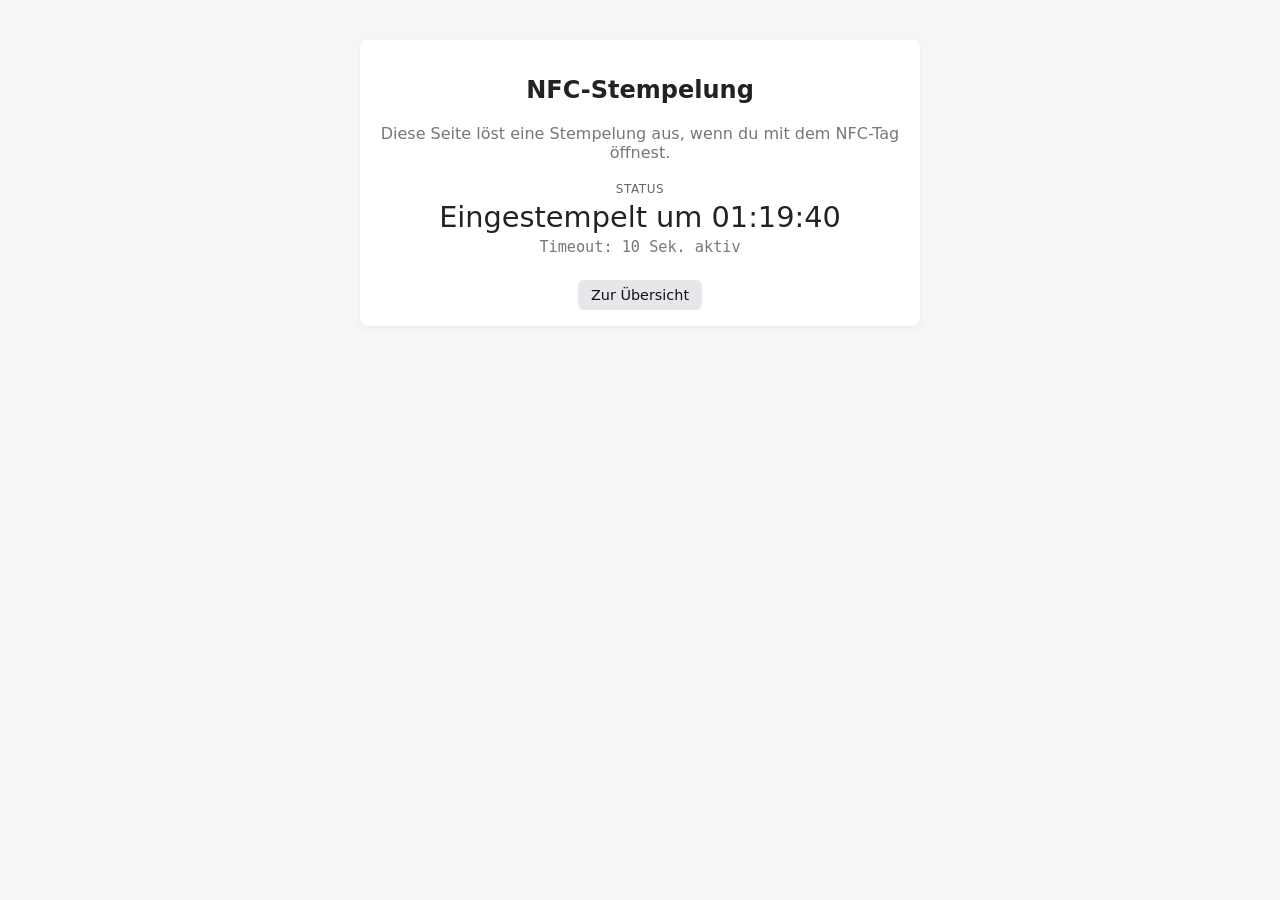
<file: stamp.html>
<!DOCTYPE html>
<html lang="de">
<head>
  <meta charset="UTF-8" />
  <title>Stempeluhr – NFC Stempelung</title>
  <meta name="viewport" content="width=device-width, initial-scale=1.0" />
  <link rel="manifest" href="/manifest.json" />
  <meta name="theme-color" content="#1f2933" />
  <link rel="stylesheet" href="src/css/style.css" />
  <style>
    body { padding-top: 1.5rem; }
    .status-card { max-width: 560px; margin: 0 auto; text-align: center; }
    .status-card .value { font-size: 1.8rem; }
    .status-card .mono { font-size: 0.95rem; }
  </style>
</head>
<body>
  <main class="container">
    <section class="card status-card">
      <h1>NFC-Stempelung</h1>
      <p class="muted">Diese Seite löst eine Stempelung aus, wenn du mit dem NFC-Tag öffnest.</p>

      <div style="margin-top: 1.25rem;">
        <div class="label">Status</div>
        <div class="value" id="stampStatus">Bitte warten…</div>
        <div class="muted small mono" id="stampDetail">–</div>
      </div>

      <div style="margin-top: 1.5rem;">
        <a class="btn secondary" href="index.html">Zur Übersicht</a>
      </div>
    </section>
  </main>

  <script src="src/js/storage.js"></script>
  <script src="src/js/clock.js"></script>
  <script>
    (function () {
      const TIMEOUT_MS = 10000;

      function pad2(value) {
        return String(value).padStart(2, "0");
      }

      function formatTime(date) {
        return `${pad2(date.getHours())}:${pad2(date.getMinutes())}:${pad2(date.getSeconds())}`;
      }

      function setStatus(text, detail, isWarning) {
        const statusEl = document.getElementById("stampStatus");
        const detailEl = document.getElementById("stampDetail");
        if (statusEl) {
          statusEl.textContent = text;
          statusEl.classList.toggle("warn", Boolean(isWarning));
        }
        if (detailEl) detailEl.textContent = detail;
      }

      function attemptStamp() {
        const now = new Date();
        const last = StorageService.getLastStamp();

        if (last && typeof last.timestamp === "number") {
          const diff = now.getTime() - last.timestamp;
          if (diff >= 0 && diff < TIMEOUT_MS) {
            const remaining = Math.ceil((TIMEOUT_MS - diff) / 1000);
            setStatus("Stempelung blockiert", `Bitte noch ${remaining} Sek. warten.`, true);
            return;
          }
        }

        const result = Clock.toggleStamp();
        const action = result.type === "IN" ? "Eingestempelt" : "Ausgestempelt";
        const suffix = result.manualRequired ? " (manuelle Prüfung nötig)" : "";
        setStatus(`${action} um ${result.timeString}`, `Timeout: 10 Sek. aktiv${suffix}`, false);
      }

      document.addEventListener("DOMContentLoaded", attemptStamp);
    })();
  </script>
</body>
</html>
</file>
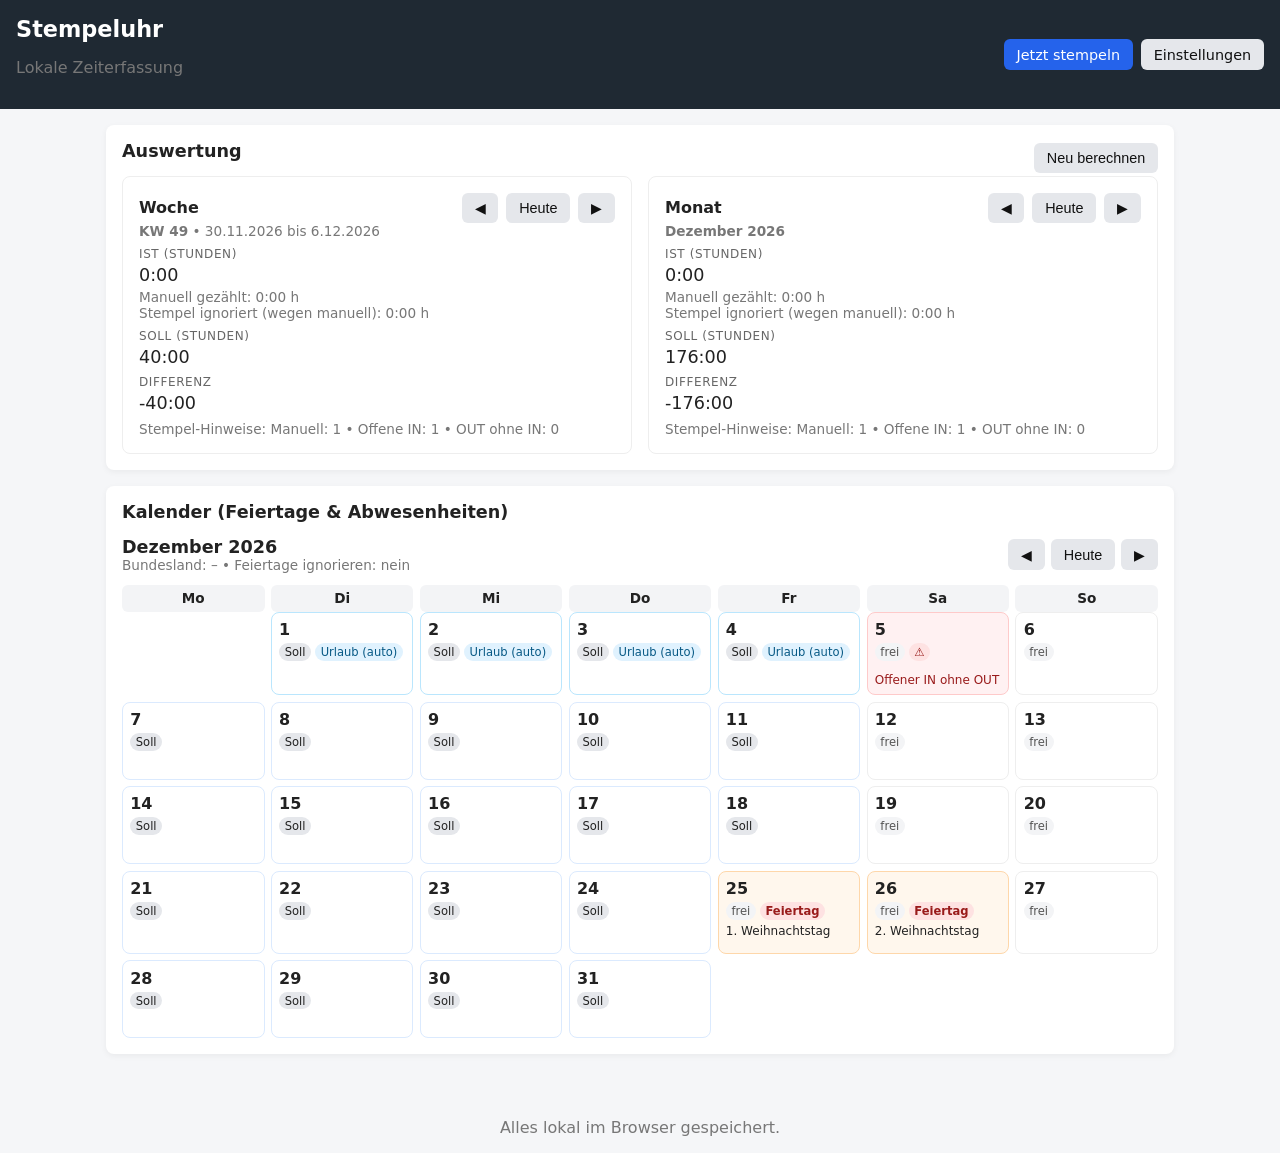
<file: toggle.html>
<!DOCTYPE html>
<html lang="de">
<head>
  <meta charset="UTF-8" />
  <title>Stempeluhr – Übersicht</title>
  <meta name="viewport" content="width=device-width, initial-scale=1.0" />

  <link rel="manifest" href="/manifest.json" />
  <meta name="theme-color" content="#1f2933" />

  <link rel="stylesheet" href="/src/css/style.css" />
</head>
<body>

  <header class="topbar">
    <div>
      <h1>Stempeluhr</h1>
      <p class="muted">Lokale Zeiterfassung</p>
    </div>

    <nav class="nav">
      <a class="btn" href="/toggle">Jetzt stempeln</a>
      <a class="btn secondary" href="/settings">Einstellungen</a>
    </nav>
  </header>

  <main class="container">

    <section class="card">
      <div class="row">
        <h2>Auswertung</h2>
        <div class="row-right">
          <button class="btn secondary" id="btnRecalc" type="button">Neu berechnen</button>
        </div>
      </div>

      <div class="grid2">
        <div class="card" style="margin:0; box-shadow:none; border:1px solid #eee;">
          <div class="row" style="align-items:center;">
            <h3 style="margin:0; font-size:1rem;">Woche</h3>
            <div class="row-right">
              <button class="btn secondary" id="weekPrev" type="button">◀</button>
              <button class="btn secondary" id="weekToday" type="button">Heute</button>
              <button class="btn secondary" id="weekNext" type="button">▶</button>
            </div>
          </div>
          <div class="muted small" id="weekRange">–</div>

          <div style="margin-top:0.5rem;">
            <div class="label">IST (Stunden)</div>
            <div class="value" id="weekWorked">–</div>
            <div class="muted small" id="weekManualAdded">–</div>
            <div class="muted small" id="weekStampIgnored">–</div>
          </div>

          <div style="margin-top:0.5rem;">
            <div class="label">SOLL (Stunden)</div>
            <div class="value" id="weekTarget">–</div>
          </div>

          <div style="margin-top:0.5rem;">
            <div class="label">Differenz</div>
            <div class="value" id="weekDiff">–</div>
          </div>

          <div class="muted small" style="margin-top:0.5rem;" id="weekFlags">–</div>
        </div>

        <div class="card" style="margin:0; box-shadow:none; border:1px solid #eee;">
          <div class="row" style="align-items:center;">
            <h3 style="margin:0; font-size:1rem;">Monat</h3>
            <div class="row-right">
              <button class="btn secondary" id="monthPrev" type="button">◀</button>
              <button class="btn secondary" id="monthToday" type="button">Heute</button>
              <button class="btn secondary" id="monthNext" type="button">▶</button>
            </div>
          </div>
          <div class="muted small" id="monthRange">–</div>

          <div style="margin-top:0.5rem;">
            <div class="label">IST (Stunden)</div>
            <div class="value" id="monthWorked">–</div>
            <div class="muted small" id="monthManualAdded">–</div>
            <div class="muted small" id="monthStampIgnored">–</div>
          </div>

          <div style="margin-top:0.5rem;">
            <div class="label">SOLL (Stunden)</div>
            <div class="value" id="monthTarget">–</div>
          </div>

          <div style="margin-top:0.5rem;">
            <div class="label">Differenz</div>
            <div class="value" id="monthDiff">–</div>
          </div>

          <div class="muted small" style="margin-top:0.5rem;" id="monthFlags">–</div>
        </div>
      </div>
    </section>

    <section class="card">
      <h2>Kalender (Feiertage & Abwesenheiten)</h2>
      <div id="calendarMount"></div>
    </section>

  </main>

  <footer class="footer muted">
    <span>Alles lokal im Browser gespeichert.</span>
  </footer>

  <script src="/src/js/storage.js"></script>
  <script src="/src/js/export.js"></script>
  <script src="/src/js/holidays.js"></script>
  <script src="/src/js/analytics.js"></script>
  <script src="/src/js/absence.js"></script>
  <script src="/src/js/manual_work.js"></script>
  <script src="/src/js/calendar.js"></script>
  <script src="/src/js/install.js"></script>

  <script>
    (function () {
      let weekOffset = 0;
      let monthOffset = 0;

      function getWeekReferenceDate() {
        const d = new Date();
        d.setDate(d.getDate() + (weekOffset * 7));
        return d;
      }

      function getMonthReferenceDate() {
        const d = new Date();
        d.setMonth(d.getMonth() + monthOffset);
        return d;
      }

      function getIsoWeekNumber(date) {
        const utcDate = new Date(Date.UTC(date.getFullYear(), date.getMonth(), date.getDate()));
        const dayNum = utcDate.getUTCDay() || 7;
        utcDate.setUTCDate(utcDate.getUTCDate() + 4 - dayNum);
        const yearStart = new Date(Date.UTC(utcDate.getUTCFullYear(), 0, 1));
        const weekNo = Math.ceil((((utcDate - yearStart) / 86400000) + 1) / 7);
        return weekNo;
      }

      function getMonthLabel(date) {
        return date.toLocaleString("de-DE", { month: "long", year: "numeric" });
      }

      function formatDateEU(date) {
        return date.toLocaleDateString("de-DE");
      }

      function renderAnalysis() {
        const summary = Analytics.getSummary({
          weekDate: getWeekReferenceDate(),
          monthDate: getMonthReferenceDate()
        });

        const weekNumber = getIsoWeekNumber(summary.week.start);
        document.getElementById("weekRange").innerHTML =
          `<strong>KW ${String(weekNumber).padStart(2, "0")}</strong> • ${formatDateEU(summary.week.start)} bis ${formatDateEU(new Date(summary.week.endExclusive.getTime() - 1))}`;

        document.getElementById("weekWorked").textContent = Analytics.formatHours(summary.week.workedHours);
        document.getElementById("weekManualAdded").textContent =
          `Manuell gezählt: ${Analytics.formatHours(summary.week.manualHoursAdded)} h`;
        document.getElementById("weekStampIgnored").textContent =
          `Stempel ignoriert (wegen manuell): ${Analytics.formatHours(summary.week.stampHoursIgnored)} h`;

        document.getElementById("weekTarget").textContent = Analytics.formatHours(summary.week.targetHours);
        document.getElementById("weekDiff").textContent = Analytics.formatSignedDiff(summary.week.diffHours);
        document.getElementById("weekFlags").textContent =
          `Stempel-Hinweise: Manuell: ${summary.week.manualCount} • Offene IN: ${summary.week.openCount} • OUT ohne IN: ${summary.week.unmatchedOutCount}`;

        const monthLabel = getMonthLabel(summary.month.start);
        document.getElementById("monthRange").innerHTML =
          `<strong>${monthLabel}</strong>`;

        document.getElementById("monthWorked").textContent = Analytics.formatHours(summary.month.workedHours);
        document.getElementById("monthManualAdded").textContent =
          `Manuell gezählt: ${Analytics.formatHours(summary.month.manualHoursAdded)} h`;
        document.getElementById("monthStampIgnored").textContent =
          `Stempel ignoriert (wegen manuell): ${Analytics.formatHours(summary.month.stampHoursIgnored)} h`;

        document.getElementById("monthTarget").textContent = Analytics.formatHours(summary.month.targetHours);
        document.getElementById("monthDiff").textContent = Analytics.formatSignedDiff(summary.month.diffHours);
        document.getElementById("monthFlags").textContent =
          `Stempel-Hinweise: Manuell: ${summary.month.manualCount} • Offene IN: ${summary.month.openCount} • OUT ohne IN: ${summary.month.unmatchedOutCount}`;
      }

      function renderAll() {
        if (window.AbsenceService) AbsenceService.ensureAutoVacationUpToYesterday();
        if (window.Analytics) renderAnalysis();
        if (window.CalendarView) CalendarView.renderMonth("calendarMount", new Date());
      }

      document.getElementById("btnRecalc").onclick = renderAll;
      document.getElementById("weekPrev").onclick = () => { weekOffset -= 1; renderAnalysis(); };
      document.getElementById("weekNext").onclick = () => { weekOffset += 1; renderAnalysis(); };
      document.getElementById("weekToday").onclick = () => { weekOffset = 0; renderAnalysis(); };
      document.getElementById("monthPrev").onclick = () => { monthOffset -= 1; renderAnalysis(); };
      document.getElementById("monthNext").onclick = () => { monthOffset += 1; renderAnalysis(); };
      document.getElementById("monthToday").onclick = () => { monthOffset = 0; renderAnalysis(); };
      renderAll();
    })();
  </script>

</body>
</html>
</file>
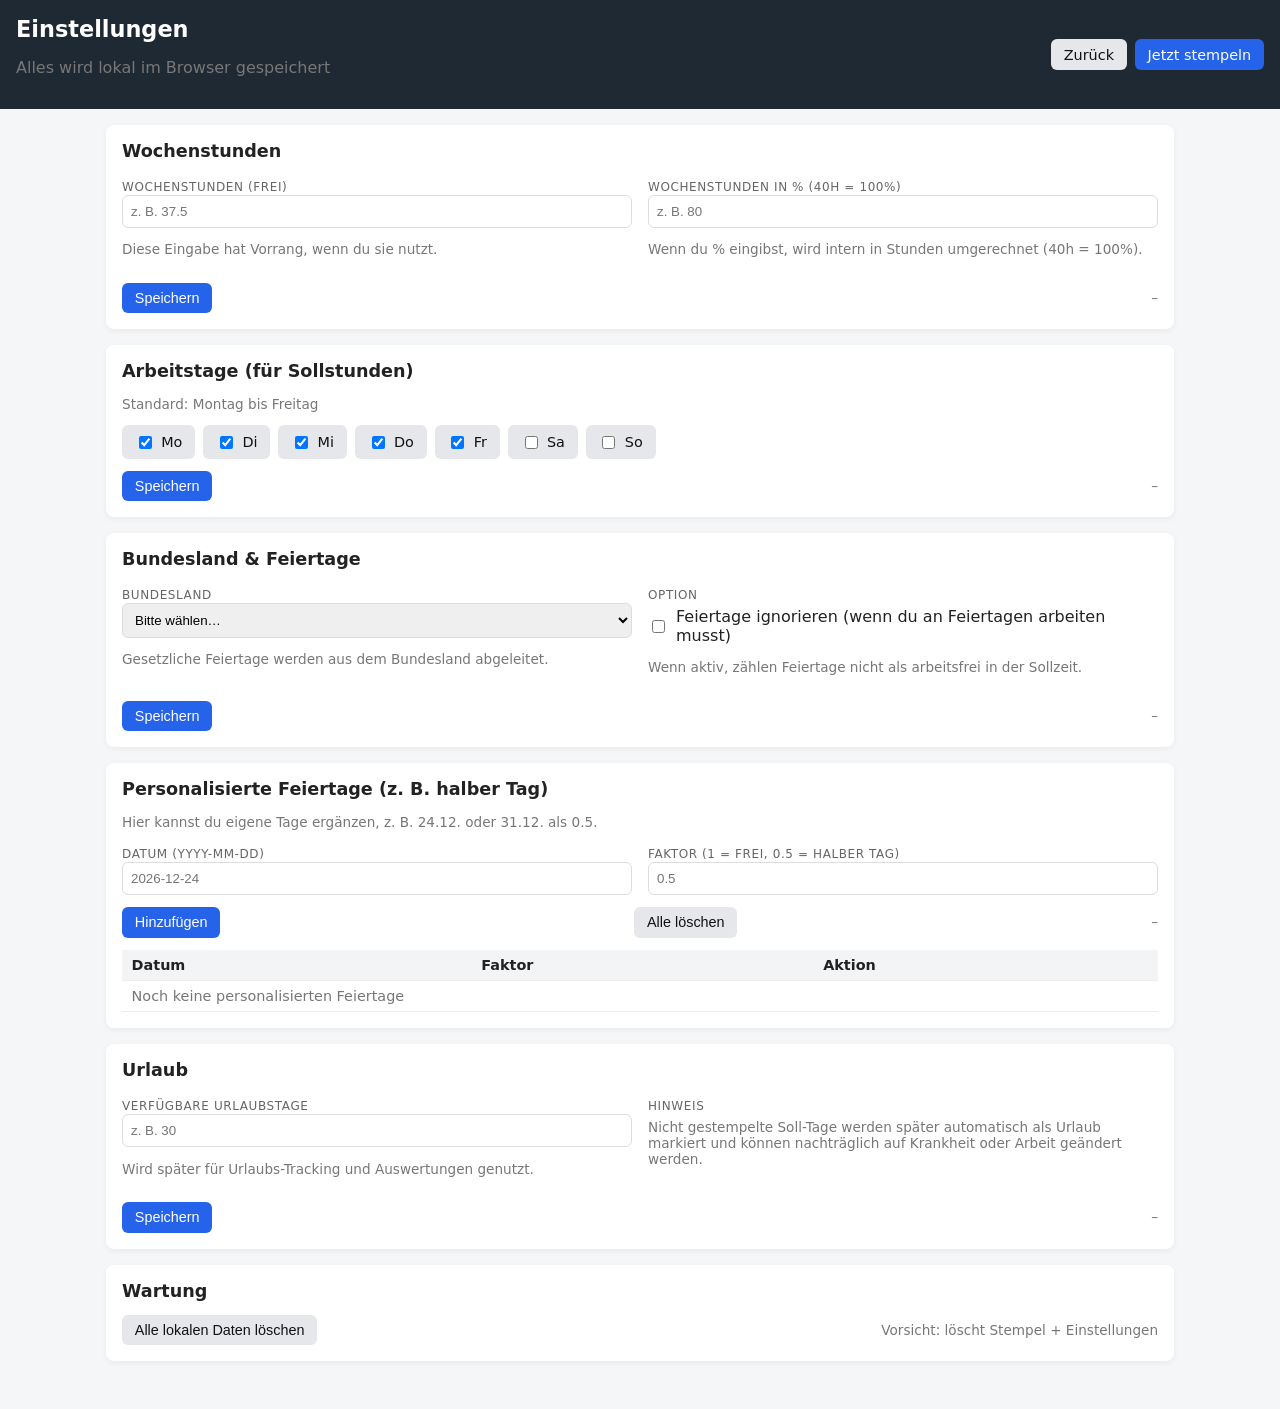
<file: src/pages/settings.html>
<!DOCTYPE html>
<html lang="de">
<head>
  <meta charset="UTF-8" />
  <title>Stempeluhr – Einstellungen</title>
  <meta name="viewport" content="width=device-width, initial-scale=1.0" />

  <!-- PWA / App-Icons -->
  <link rel="manifest" href="/public/manifest.json" />
  <meta name="theme-color" content="#1f2933" />

  <link rel="stylesheet" href="/src/css/style.css" />
</head>
<body>

  <header class="topbar">
    <div>
      <h1>Einstellungen</h1>
      <p class="muted">Alles wird lokal im Browser gespeichert</p>
    </div>

    <nav class="nav">
      <a class="btn secondary" href="/">Zurück</a>
      <a class="btn" href="/toggle">Jetzt stempeln</a>
    </nav>
  </header>

  <main class="container">

    <section class="card">
      <h2>Wochenstunden</h2>

      <div class="grid2">
        <div>
          <label class="label" for="weeklyHours">Wochenstunden (frei)</label>
          <input id="weeklyHours" type="number" step="0.01" min="0" placeholder="z. B. 37.5"
                 style="width:100%; padding:0.5rem; border:1px solid #ddd; border-radius:6px;">
          <p class="muted small">Diese Eingabe hat Vorrang, wenn du sie nutzt.</p>
        </div>

        <div>
          <label class="label" for="weeklyPercent">Wochenstunden in % (40h = 100%)</label>
          <input id="weeklyPercent" type="number" step="0.01" min="0" placeholder="z. B. 80"
                 style="width:100%; padding:0.5rem; border:1px solid #ddd; border-radius:6px;">
          <p class="muted small">Wenn du % eingibst, wird intern in Stunden umgerechnet (40h = 100%).</p>
        </div>
      </div>

      <div class="row" style="margin-top:0.75rem;">
        <button class="btn" id="btnSaveHours" type="button">Speichern</button>
        <span class="muted small" id="hoursSavedHint">–</span>
      </div>
    </section>

    <section class="card">
      <h2>Arbeitstage (für Sollstunden)</h2>
      <p class="muted small">Standard: Montag bis Freitag</p>

      <div class="actions" id="workdaysWrap"></div>

      <div class="row" style="margin-top:0.75rem;">
        <button class="btn" id="btnSaveWorkdays" type="button">Speichern</button>
        <span class="muted small" id="workdaysSavedHint">–</span>
      </div>
    </section>

    <section class="card">
      <h2>Bundesland & Feiertage</h2>

      <div class="grid2">
        <div>
          <label class="label" for="stateSelect">Bundesland</label>
          <select id="stateSelect" style="width:100%; padding:0.5rem; border:1px solid #ddd; border-radius:6px;">
            <option value="">Bitte wählen…</option>
            <option value="BW">Baden-Württemberg</option>
            <option value="BY">Bayern</option>
            <option value="BE">Berlin</option>
            <option value="BB">Brandenburg</option>
            <option value="HB">Bremen</option>
            <option value="HH">Hamburg</option>
            <option value="HE">Hessen</option>
            <option value="MV">Mecklenburg-Vorpommern</option>
            <option value="NI">Niedersachsen</option>
            <option value="NW">Nordrhein-Westfalen</option>
            <option value="RP">Rheinland-Pfalz</option>
            <option value="SL">Saarland</option>
            <option value="SN">Sachsen</option>
            <option value="ST">Sachsen-Anhalt</option>
            <option value="SH">Schleswig-Holstein</option>
            <option value="TH">Thüringen</option>
          </select>
          <p class="muted small">Gesetzliche Feiertage werden aus dem Bundesland abgeleitet.</p>
        </div>

        <div>
          <label class="label">Option</label>
          <label style="display:flex; gap:0.5rem; align-items:center; margin-top:0.3rem;">
            <input id="ignoreHolidays" type="checkbox" />
            <span>Feiertage ignorieren (wenn du an Feiertagen arbeiten musst)</span>
          </label>
          <p class="muted small">Wenn aktiv, zählen Feiertage nicht als arbeitsfrei in der Sollzeit.</p>
        </div>
      </div>

      <!-- Lokales Profil / Wohnort -->
      <div id="localProfileBox" style="margin-top:0.75rem; display:none;">
        <label class="label" for="localProfile">Lokaler Ort / Profil (für lokale Feiertage)</label>
        <select id="localProfile" style="width:100%; padding:0.5rem; border:1px solid #ddd; border-radius:6px;">
          <option value="">Keine lokalen Feiertage</option>
        </select>
        <p class="muted small" id="localProfileHint">–</p>
      </div>

      <div class="row" style="margin-top:0.75rem;">
        <button class="btn" id="btnSaveHolidays" type="button">Speichern</button>
        <span class="muted small" id="holidaysSavedHint">–</span>
      </div>
    </section>

    <section class="card">
      <h2>Personalisierte Feiertage (z. B. halber Tag)</h2>
      <p class="muted small">
        Hier kannst du eigene Tage ergänzen, z. B. 24.12. oder 31.12. als 0.5.
      </p>

      <div class="grid2">
        <div>
          <label class="label" for="customDate">Datum (YYYY-MM-DD)</label>
          <input id="customDate" type="text" placeholder="2026-12-24"
                 style="width:100%; padding:0.5rem; border:1px solid #ddd; border-radius:6px;">
        </div>
        <div>
          <label class="label" for="customFactor">Faktor (1 = frei, 0.5 = halber Tag)</label>
          <input id="customFactor" type="number" step="0.01" min="0" max="1" placeholder="0.5"
                 style="width:100%; padding:0.5rem; border:1px solid #ddd; border-radius:6px;">
        </div>
      </div>

      <div class="row" style="margin-top:0.75rem;">
        <button class="btn" id="btnAddCustom" type="button">Hinzufügen</button>
        <button class="btn secondary" id="btnClearCustom" type="button">Alle löschen</button>
        <span class="muted small" id="customSavedHint">–</span>
      </div>

      <div class="table-wrap" style="margin-top:0.75rem;">
        <table class="table">
          <thead>
            <tr>
              <th>Datum</th>
              <th>Faktor</th>
              <th>Aktion</th>
            </tr>
          </thead>
          <tbody id="customTbody">
            <tr><td colspan="3" class="muted">Noch keine personalisierten Feiertage</td></tr>
          </tbody>
        </table>
      </div>
    </section>

    <section class="card">
      <h2>Urlaub</h2>

      <div class="grid2">
        <div>
          <label class="label" for="vacationAvailable">Verfügbare Urlaubstage</label>
          <input id="vacationAvailable" type="number" step="1" min="0" placeholder="z. B. 30"
                 style="width:100%; padding:0.5rem; border:1px solid #ddd; border-radius:6px;">
          <p class="muted small">Wird später für Urlaubs-Tracking und Auswertungen genutzt.</p>
        </div>
        <div>
          <label class="label">Hinweis</label>
          <p class="muted small" style="margin-top:0.3rem;">
            Nicht gestempelte Soll-Tage werden später automatisch als Urlaub markiert und können nachträglich auf Krankheit oder Arbeit geändert werden.
          </p>
        </div>
      </div>

      <div class="row" style="margin-top:0.75rem;">
        <button class="btn" id="btnSaveVacation" type="button">Speichern</button>
        <span class="muted small" id="vacationSavedHint">–</span>
      </div>
    </section>

    <section class="card">
      <h2>Wartung</h2>
      <div class="row">
        <button class="btn secondary" id="btnResetAll" type="button">Alle lokalen Daten löschen</button>
        <span class="muted small">Vorsicht: löscht Stempel + Einstellungen</span>
      </div>
    </section>

  </main>

  <script src="/src/js/storage.js"></script>

  <script>
    (function () {
      const DAYS = [
        { key: "mon", label: "Mo" },
        { key: "tue", label: "Di" },
        { key: "wed", label: "Mi" },
        { key: "thu", label: "Do" },
        { key: "fri", label: "Fr" },
        { key: "sat", label: "Sa" },
        { key: "sun", label: "So" }
      ];

      function setHint(id, text) {
        const el = document.getElementById(id);
        if (el) el.textContent = text;
      }

      function getSettings() { return StorageService.getSettings() || {}; }
      function saveSettings(patch) { StorageService.updateSettings(patch); }

      function parseDateYYYYMMDD(s) {
        if (typeof s !== "string") return null;
        const m = s.match(/^(\d{4})-(\d{2})-(\d{2})$/);
        if (!m) return null;
        const y = Number(m[1]);
        const mo = Number(m[2]);
        const d = Number(m[3]);
        if (!y || mo < 1 || mo > 12 || d < 1 || d > 31) return null;
        return s;
      }

      function renderWorkdays(settings) {
        const wrap = document.getElementById("workdaysWrap");
        wrap.innerHTML = "";

        const defaultDays = { mon:true, tue:true, wed:true, thu:true, fri:true, sat:false, sun:false };
        const workdays = settings.workdays || defaultDays;

        DAYS.forEach(day => {
          const label = document.createElement("label");
          label.className = "btn secondary";
          label.style.display = "flex";
          label.style.alignItems = "center";
          label.style.gap = "0.4rem";

          const cb = document.createElement("input");
          cb.type = "checkbox";
          cb.id = "wd_" + day.key;
          cb.checked = !!workdays[day.key];

          const span = document.createElement("span");
          span.textContent = day.label;

          label.appendChild(cb);
          label.appendChild(span);
          wrap.appendChild(label);
        });
      }

      function renderCustom(settings) {
        const tbody = document.getElementById("customTbody");
        const list = Array.isArray(settings.customHolidays) ? settings.customHolidays : [];
        tbody.innerHTML = "";

        if (list.length === 0) {
          const tr = document.createElement("tr");
          const td = document.createElement("td");
          td.colSpan = 3;
          td.className = "muted";
          td.textContent = "Noch keine personalisierten Feiertage";
          tr.appendChild(td);
          tbody.appendChild(tr);
          return;
        }

        list.slice().sort((a,b) => String(a.date).localeCompare(String(b.date))).forEach((item, idx) => {
          const tr = document.createElement("tr");

          const tdDate = document.createElement("td");
          tdDate.textContent = item.date;
          tr.appendChild(tdDate);

          const tdFactor = document.createElement("td");
          tdFactor.textContent = String(item.factor);
          tr.appendChild(tdFactor);

          const tdAct = document.createElement("td");
          const btn = document.createElement("button");
          btn.className = "btn secondary";
          btn.type = "button";
          btn.textContent = "Entfernen";
          btn.addEventListener("click", () => {
            const s = getSettings();
            const cur = Array.isArray(s.customHolidays) ? s.customHolidays : [];
            cur.splice(idx, 1);
            saveSettings({ customHolidays: cur });
            renderCustom(getSettings());
            setHint("customSavedHint", "Eintrag entfernt");
          });
          tdAct.appendChild(btn);
          tr.appendChild(tdAct);

          tbody.appendChild(tr);
        });
      }

      // Local profile options by state
      function getLocalProfilesForState(state) {
        const S = String(state || "").toUpperCase();
        if (S === "BY") {
          return [
            { value: "", label: "Keine lokalen Feiertage" },
            { value: "AUGSBURG", label: "Augsburg (Augsburger Friedensfest 08.08.)" },
            { value: "ASSUMPTION_LOCAL", label: "Mariä Himmelfahrt gilt in meinem Ort (15.08.)" }
          ];
        }
        return [{ value: "", label: "Keine lokalen Feiertage" }];
      }

      function renderLocalProfileUI(state, settings) {
        const box = document.getElementById("localProfileBox");
        const sel = document.getElementById("localProfile");
        const hint = document.getElementById("localProfileHint");

        const opts = getLocalProfilesForState(state);
        if (!opts || opts.length <= 1) {
          box.style.display = "none";
          sel.innerHTML = `<option value="">Keine lokalen Feiertage</option>`;
          hint.textContent = "–";
          return;
        }

        box.style.display = "block";
        sel.innerHTML = "";
        opts.forEach(o => {
          const opt = document.createElement("option");
          opt.value = o.value;
          opt.textContent = o.label;
          sel.appendChild(opt);
        });

        sel.value = settings.localProfile || "";
        hint.textContent = "Lokale Feiertage werden zusätzlich zum Bundesland berücksichtigt.";
      }

      function loadIntoForm() {
        const s = getSettings();

        document.getElementById("weeklyHours").value =
          (typeof s.weeklyHours === "number") ? s.weeklyHours : "";
        document.getElementById("weeklyPercent").value =
          (typeof s.weeklyPercent === "number") ? s.weeklyPercent : "";

        document.getElementById("stateSelect").value = s.state || "";
        document.getElementById("ignoreHolidays").checked = !!s.ignoreHolidays;

        renderLocalProfileUI(s.state || "", s);

        document.getElementById("vacationAvailable").value =
          (typeof s.vacationAvailable === "number") ? s.vacationAvailable : "";

        renderWorkdays(s);
        renderCustom(s);
      }

      // React to state changes
     document.getElementById("stateSelect").addEventListener("change", (e) => {
  const state = e.target.value;
  const s = getSettings();

  // Wenn das neue Bundesland keine lokalen Profile hat, setzen wir localProfile zurück
  const opts = getLocalProfilesForState(state);
  const hasProfiles = opts && opts.length > 1;

  if (!hasProfiles && s.localProfile) {
    saveSettings({ localProfile: "" });
  }

  renderLocalProfileUI(state, getSettings());
});


      // Save: Hours/Percent
      document.getElementById("btnSaveHours").addEventListener("click", () => {
        const hoursRaw = document.getElementById("weeklyHours").value;
        const percRaw = document.getElementById("weeklyPercent").value;

        const patch = {};

        if (hoursRaw !== "" && !Number.isNaN(Number(hoursRaw))) {
          patch.weeklyHours = Number(hoursRaw);
          patch.weeklyPercent = null;
        }

        if (percRaw !== "" && !Number.isNaN(Number(percRaw))) {
          const p = Number(percRaw);
          patch.weeklyPercent = p;
          patch.weeklyHours = (p / 100) * 40;
        }

        saveSettings(patch);
        setHint("hoursSavedHint", "Gespeichert");
      });

      // Save: Workdays
      document.getElementById("btnSaveWorkdays").addEventListener("click", () => {
        const wd = {};
        DAYS.forEach(day => {
          const cb = document.getElementById("wd_" + day.key);
          wd[day.key] = !!(cb && cb.checked);
        });
        saveSettings({ workdays: wd });
        setHint("workdaysSavedHint", "Gespeichert");
      });

      // Save: State / Holidays / Local profile
      document.getElementById("btnSaveHolidays").addEventListener("click", () => {
        const state = document.getElementById("stateSelect").value;
        const ignore = document.getElementById("ignoreHolidays").checked;

        const localProfileEl = document.getElementById("localProfile");
        const localProfile = localProfileEl ? localProfileEl.value : "";

        saveSettings({ state, ignoreHolidays: ignore, localProfile });
        setHint("holidaysSavedHint", "Gespeichert");
      });

      // Custom holiday add
      document.getElementById("btnAddCustom").addEventListener("click", () => {
        const dateRaw = document.getElementById("customDate").value.trim();
        const factorRaw = document.getElementById("customFactor").value;

        const date = parseDateYYYYMMDD(dateRaw);
        const factor = Number(factorRaw);

        if (!date) {
          setHint("customSavedHint", "Ungültiges Datum (YYYY-MM-DD)");
          return;
        }
        if (Number.isNaN(factor) || factor < 0 || factor > 1) {
          setHint("customSavedHint", "Ungültiger Faktor (0..1)");
          return;
        }

        const s = getSettings();
        const cur = Array.isArray(s.customHolidays) ? s.customHolidays : [];
        const existingIdx = cur.findIndex(x => x.date === date);
        if (existingIdx >= 0) cur[existingIdx] = { date, factor };
        else cur.push({ date, factor });

        saveSettings({ customHolidays: cur });
        document.getElementById("customDate").value = "";
        document.getElementById("customFactor").value = "";
        renderCustom(getSettings());
        setHint("customSavedHint", "Gespeichert");
      });

      document.getElementById("btnClearCustom").addEventListener("click", () => {
        saveSettings({ customHolidays: [] });
        renderCustom(getSettings());
        setHint("customSavedHint", "Alle personalisierten Feiertage gelöscht");
      });

      // Save: Vacation available
      document.getElementById("btnSaveVacation").addEventListener("click", () => {
        const raw = document.getElementById("vacationAvailable").value;
        if (raw === "") {
          saveSettings({ vacationAvailable: null });
          setHint("vacationSavedHint", "Gespeichert (leer)");
          return;
        }
        const n = Number(raw);
        if (Number.isNaN(n) || n < 0) {
          setHint("vacationSavedHint", "Ungültige Zahl");
          return;
        }
        saveSettings({ vacationAvailable: Math.floor(n) });
        setHint("vacationSavedHint", "Gespeichert");
      });

      // Reset
      document.getElementById("btnResetAll").addEventListener("click", () => {
        const ok = confirm("Wirklich ALLE lokalen Daten löschen? (Stempel + Einstellungen)");
        if (!ok) return;
        StorageService.clearAll();
        loadIntoForm();
        alert("Lokale Daten wurden gelöscht.");
      });

      loadIntoForm();
    })();
  </script>

</body>
</html>
</file>
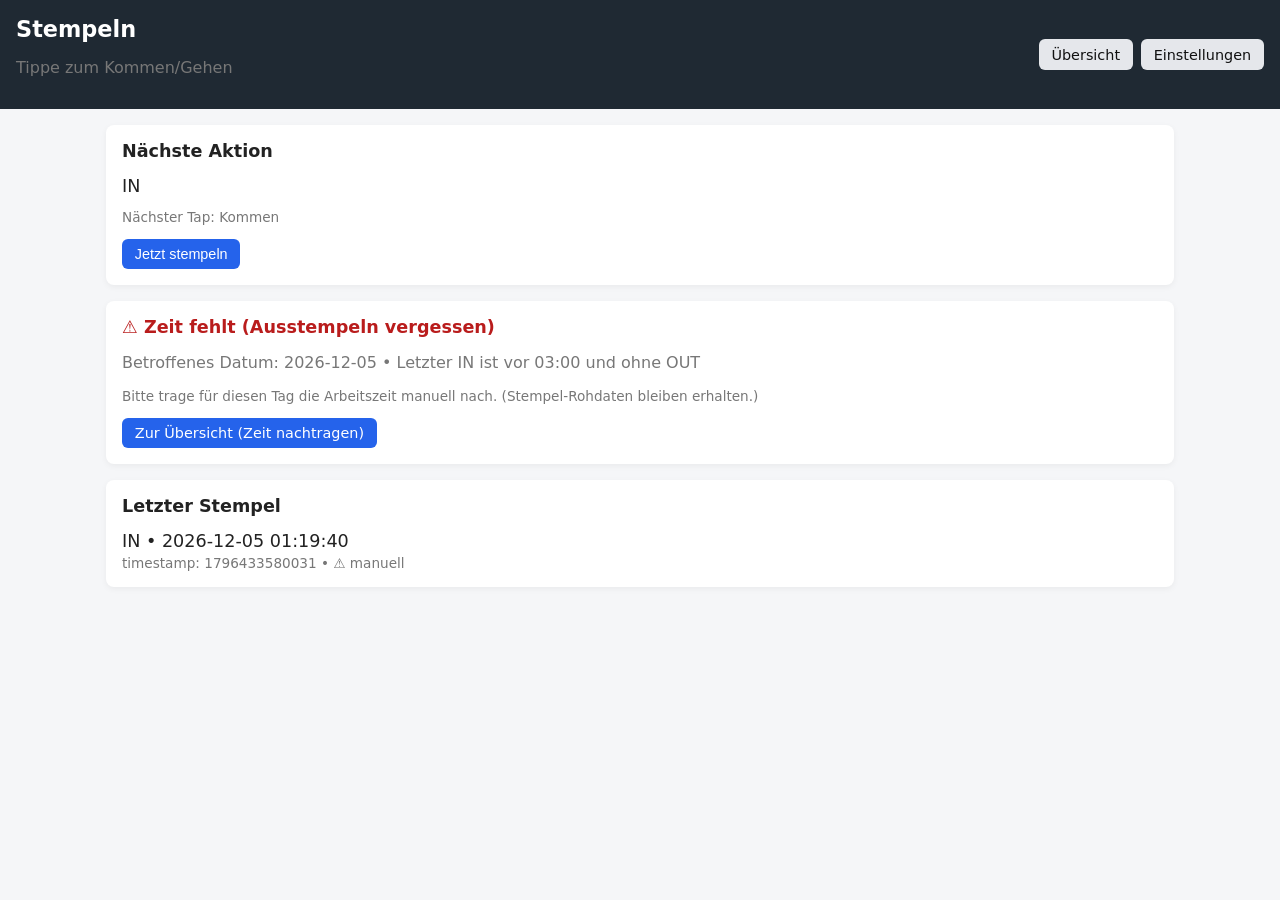
<file: src/pages/toggle.html>
<!DOCTYPE html>
<html lang="de">
<head>
  <meta charset="UTF-8" />
  <title>Stempeluhr – Stempeln</title>
  <meta name="viewport" content="width=device-width, initial-scale=1.0" />

  <link rel="manifest" href="/public/manifest.json" />
  <meta name="theme-color" content="#1f2933" />

  <link rel="stylesheet" href="/src/css/style.css" />
</head>
<body>

  <header class="topbar">
    <div>
      <h1>Stempeln</h1>
      <p class="muted">Tippe zum Kommen/Gehen</p>
    </div>

    <nav class="nav">
      <a class="btn secondary" href="/">Übersicht</a>
      <a class="btn secondary" href="/settings">Einstellungen</a>
    </nav>
  </header>

  <main class="container">

    <section class="card">
      <h2>Nächste Aktion</h2>
      <div class="value" id="nextType">–</div>
      <p class="muted small" id="nextHint">–</p>

      <div class="row" style="margin-top:0.75rem;">
        <button class="btn" id="btnStamp" type="button">Jetzt stempeln</button>
      </div>
    </section>

    <section class="card" id="cutoffCard" style="display:none;">
      <h2 class="warn">⚠️ Zeit fehlt (Ausstempeln vergessen)</h2>
      <p class="muted" id="cutoffText">–</p>
      <p class="muted small">
        Bitte trage für diesen Tag die Arbeitszeit manuell nach. (Stempel-Rohdaten bleiben erhalten.)
      </p>
      <div class="row">
        <a class="btn" id="cutoffLink" href="/">Zur Übersicht (Zeit nachtragen)</a>
      </div>
    </section>

    <section class="card">
      <h2>Letzter Stempel</h2>
      <div class="value" id="lastStamp">–</div>
      <div class="muted small" id="lastMeta">–</div>
    </section>

  </main>

  <script src="/src/js/storage.js"></script>
  <script src="/src/js/cutoff.js"></script>
  <script src="/src/js/stamp_service.js"></script>

  <script>
    (function () {
      const nextTypeEl = document.getElementById("nextType");
      const nextHintEl = document.getElementById("nextHint");
      const btnStamp = document.getElementById("btnStamp");

      const lastStampEl = document.getElementById("lastStamp");
      const lastMetaEl = document.getElementById("lastMeta");

      const cutoffCard = document.getElementById("cutoffCard");
      const cutoffText = document.getElementById("cutoffText");
      const cutoffLink = document.getElementById("cutoffLink");

      function pad2(n) { return String(n).padStart(2, "0"); }
      function fmtStamp(s) {
        if (!s) return "–";
        const date = `${s.year}-${pad2(s.month)}-${pad2(s.day)}`;
        const time = `${pad2(s.hour)}:${pad2(s.minute)}:${pad2(s.second)}`;
        return `${s.type} • ${date} ${time}`;
      }

      function refreshUI() {
        const data = StorageService.getData();
        const last = (data.stamps && data.stamps.length) ? data.stamps[data.stamps.length - 1] : null;

        lastStampEl.textContent = fmtStamp(last);
        lastMetaEl.textContent = last ? `timestamp: ${last.timestamp}${last.manualRequired ? " • ⚠️ manuell" : ""}` : "–";

        const next = StampService.decideNextType({ cutoffHour: 3 });
        nextTypeEl.textContent = next;
        nextHintEl.textContent = (next === "IN")
          ? "Nächster Tap: Kommen"
          : "Nächster Tap: Gehen";
      }

      function runCutoff() {
        const res = CutoffService.runCutoffCheck({ cutoffHour: 3 });

        if (res.flagged) {
          cutoffCard.style.display = "block";
          cutoffText.textContent = `Betroffenes Datum: ${res.dateStr} • ${res.reason}`;
          // Link zur Übersicht (dort kannst du per „Zeit“ nachtragen)
          cutoffLink.href = "/";
        } else {
          cutoffCard.style.display = "none";
        }
      }

      function doStamp() {
        // Vor jedem Stempeln nochmal Cutoff prüfen (damit der nächste Tap IN bleibt)
        runCutoff();

        const type = StampService.decideNextType({ cutoffHour: 3 });
        const st = StampService.addStampNow(type);

        // UI aktualisieren
        refreshUI();
      }

      btnStamp.addEventListener("click", doStamp);

      // Beim Laden:
      runCutoff();
      refreshUI();
    })();
  </script>

</body>
</html>
</file>
<file: src/css/style.css>
/* =========
   Basis
   ========= */

* {
  box-sizing: border-box;
}

html, body {
  margin: 0;
  padding: 0;
  font-family: system-ui, -apple-system, BlinkMacSystemFont, "Segoe UI",
               Roboto, Helvetica, Arial, sans-serif;
  background: #f5f6f8;
  color: #222;
}

a {
  color: inherit;
  text-decoration: none;
}

.muted {
  color: #777;
}

.small {
  font-size: 0.85rem;
}

.mono {
  font-family: ui-monospace, SFMono-Regular, Menlo, Monaco, Consolas, monospace;
}

/* =========
   Layout
   ========= */

.topbar {
  background: #1f2933;
  color: #fff;
  padding: 1rem;
  display: flex;
  gap: 1rem;
  align-items: center;
  justify-content: space-between;
}

.topbar h1 {
  margin: 0;
  font-size: 1.4rem;
}

.nav {
  display: flex;
  gap: 0.5rem;
}

.container {
  max-width: 1100px;
  margin: 1rem auto 3rem;
  padding: 0 1rem;
}

.footer {
  text-align: center;
  padding: 1rem;
}

/* =========
   Buttons
   ========= */

.btn {
  display: inline-block;
  padding: 0.45rem 0.8rem;
  border-radius: 6px;
  background: #2563eb;
  color: #fff;
  font-size: 0.9rem;
  cursor: pointer;
  border: none;
}

.btn:hover {
  background: #1e4fd8;
}

.btn.secondary {
  background: #e5e7eb;
  color: #111;
}

.btn.secondary:hover {
  background: #d1d5db;
}

.btn:disabled {
  opacity: 0.6;
  cursor: not-allowed;
}

/* =========
   Cards
   ========= */

.card {
  background: #fff;
  border-radius: 8px;
  padding: 1rem;
  margin-bottom: 1rem;
  box-shadow: 0 2px 6px rgba(0,0,0,0.05);
}

.card h2 {
  margin-top: 0;
  font-size: 1.1rem;
}

/* =========
   Grid / Rows
   ========= */

.grid2 {
  display: grid;
  grid-template-columns: 1fr 1fr;
  gap: 1rem;
}

.row {
  display: flex;
  align-items: center;
  justify-content: space-between;
  gap: 1rem;
}

.row-right {
  display: flex;
  gap: 0.5rem;
}

.actions {
  display: flex;
  gap: 0.5rem;
  flex-wrap: wrap;
}

/* =========
   Tabellen
   ========= */

.table-wrap {
  overflow-x: auto;
}

.table {
  width: 100%;
  border-collapse: collapse;
  font-size: 0.9rem;
}

.table th,
.table td {
  padding: 0.45rem 0.6rem;
  border-bottom: 1px solid #eee;
  text-align: left;
  white-space: nowrap;
}

.table th {
  background: #f3f4f6;
  font-weight: 600;
}

.table tr:hover td {
  background: #fafafa;
}

/* =========
   Status / Alerts
   ========= */

.label {
  font-size: 0.75rem;
  text-transform: uppercase;
  letter-spacing: 0.05em;
  color: #666;
}

.value {
  font-size: 1.1rem;
  margin: 0.25rem 0;
}

.alerts {
  display: flex;
  flex-direction: column;
  gap: 0.25rem;
}

.alert {
  padding: 0.3rem 0.4rem;
  background: #fee2e2;
  color: #991b1b;
  border-radius: 4px;
  font-size: 0.85rem;
}

/* =========
   Warnungen
   ========= */

.warn {
  color: #b91c1c;
  font-weight: 600;
}

/* =========
   Toggle-Seite
   ========= */

.center {
  min-height: 100vh;
  display: flex;
  flex-direction: column;
  align-items: center;
  justify-content: center;
  text-align: center;
}

.center h1 {
  margin-bottom: 0.5rem;
}

/* =========
   Responsive
   ========= */

@media (max-width: 700px) {
  .grid2 {
    grid-template-columns: 1fr;
  }

  .topbar {
    flex-direction: column;
    align-items: flex-start;
  }
}
/* =========
   Install-Banner
   ========= */

.install-banner {
  position: fixed;
  bottom: 0;
  left: 0;
  right: 0;
  background: #1f2933;
  color: #fff;
  padding: 0.75rem 1rem;
  display: flex;
  justify-content: space-between;
  align-items: center;
  gap: 0.75rem;
  z-index: 9999;
  box-shadow: 0 -2px 6px rgba(0,0,0,0.25);
}

.install-info {
  display: flex;
  align-items: center;
  gap: 0.75rem;
}

.install-icon {
  width: 48px;
  height: 48px;
  border-radius: 12px;
  background: #fff;
  padding: 4px;
  box-shadow: 0 2px 6px rgba(0,0,0,0.25);
}

.install-title {
  font-size: 1rem;
  font-weight: 600;
}

.install-status {
  font-size: 0.85rem;
  color: rgba(255, 255, 255, 0.8);
}

.install-actions {
  display: flex;
  gap: 0.5rem;
}
/* =========
   Kalender
   ========= */

.cal-header {
  display: flex;
  justify-content: space-between;
  align-items: center;
  gap: 0.75rem;
  margin-bottom: 0.75rem;
}

.cal-title {
  font-size: 1.1rem;
  font-weight: 700;
}

.cal-actions {
  display: flex;
  gap: 0.4rem;
}

.cal-grid {
  display: grid;
  grid-template-columns: repeat(7, minmax(0, 1fr));
  gap: 0.4rem;
  width: 100%;
}

.cal-weekdays .cal-wd {
  background: #f3f4f6;
  border-radius: 6px;
  padding: 0.35rem 0.4rem;
  font-weight: 600;
  text-align: center;
  font-size: 0.85rem;
}

.cal-cell {
  background: #fff;
  border: 1px solid #eee;
  border-radius: 8px;
  padding: 0.45rem;
  min-height: 78px;
  min-width: 0;
  display: flex;
  flex-direction: column;
  gap: 0.25rem;
}

.cal-clickable {
  cursor: pointer;
}

.cal-time {
  font-size: 0.75rem;
  font-weight: 600;
  color: #0f172a;
}

.cal-empty {
  background: transparent;
  border: none;
}

.cal-daynum {
  font-weight: 700;
}

.cal-meta {
  display: flex;
  gap: 0.25rem;
  flex-wrap: wrap;
}

.badge {
  display: inline-block;
  padding: 0.12rem 0.35rem;
  border-radius: 999px;
  font-size: 0.72rem;
  background: #e5e7eb;
}

.badge.ghost {
  background: #f3f4f6;
  color: #555;
}

.badge.warn {
  background: #fee2e2;
  color: #991b1b;
}

.cal-label {
  font-size: 0.75rem;
  line-height: 1.2;
  overflow-wrap: anywhere;
}

.cal-workday {
  border-color: #dbeafe;
}

.cal-off {
  background: #fff7ed; /* leichtes Orange */
  border-color: #fed7aa;
}

.cal-legal .cal-label:first-of-type {
  font-weight: 600;
}

.cal-today {
  outline: 2px solid rgba(37, 99, 235, 0.35);
}

.badge.info {
  background: #e0f2fe;
  color: #075985;
}
.cal-partialoff {
  background: #fff7ed;
  border-color: #fed7aa;
}
.cal-abs {
  border-color: #bae6fd;
}
@media (max-width: 640px) {
  #calendarMount {
    overflow-x: auto;
    -webkit-overflow-scrolling: touch;
  }

  .cal-header {
    flex-wrap: wrap;
  }

  .cal-title {
    font-size: 1rem;
  }

  .cal-grid {
    gap: 0.25rem;
  }

  .cal-weekdays .cal-wd {
    font-size: 0.75rem;
    padding: 0.25rem;
  }

  .cal-cell {
    padding: 0.35rem;
    min-height: 64px;
  }

  .cal-label {
    font-size: 0.7rem;
  }
}
/* =========
   Modal (manuelles Nachtragen)
   ========= */

.modal.hidden { display: none; }

.modal {
  position: fixed;
  inset: 0;
  z-index: 10000;
}

.modal-backdrop {
  position: absolute;
  inset: 0;
  background: rgba(0,0,0,0.35);
}

.modal-card {
  position: relative;
  margin: 10vh auto 0;
  max-width: 520px;
  background: #fff;
  border-radius: 14px;
  padding: 1rem;
  box-shadow: 0 12px 40px rgba(0,0,0,0.25);
}

.stamp-edit-list {
  display: flex;
  flex-direction: column;
  gap: 0.35rem;
  margin-top: 0.35rem;
}

.stamp-edit-row {
  display: grid;
  grid-template-columns: 1fr 1fr auto auto;
  gap: 0.35rem;
  align-items: center;
}
/* =========
   Problem-Markierung (rot)
   ========= */

.badge.danger {
  background: #fee2e2;
  color: #991b1b;
}

.danger-text {
  color: #991b1b;
  font-size: 0.75rem;
  line-height: 1.2;
}

.cal-issue {
  border-color: #fecaca !important;
  background: #fff1f2;
}

.cal-cutoff {
  outline: 2px solid rgba(153, 27, 27, 0.25);
}
</file>
